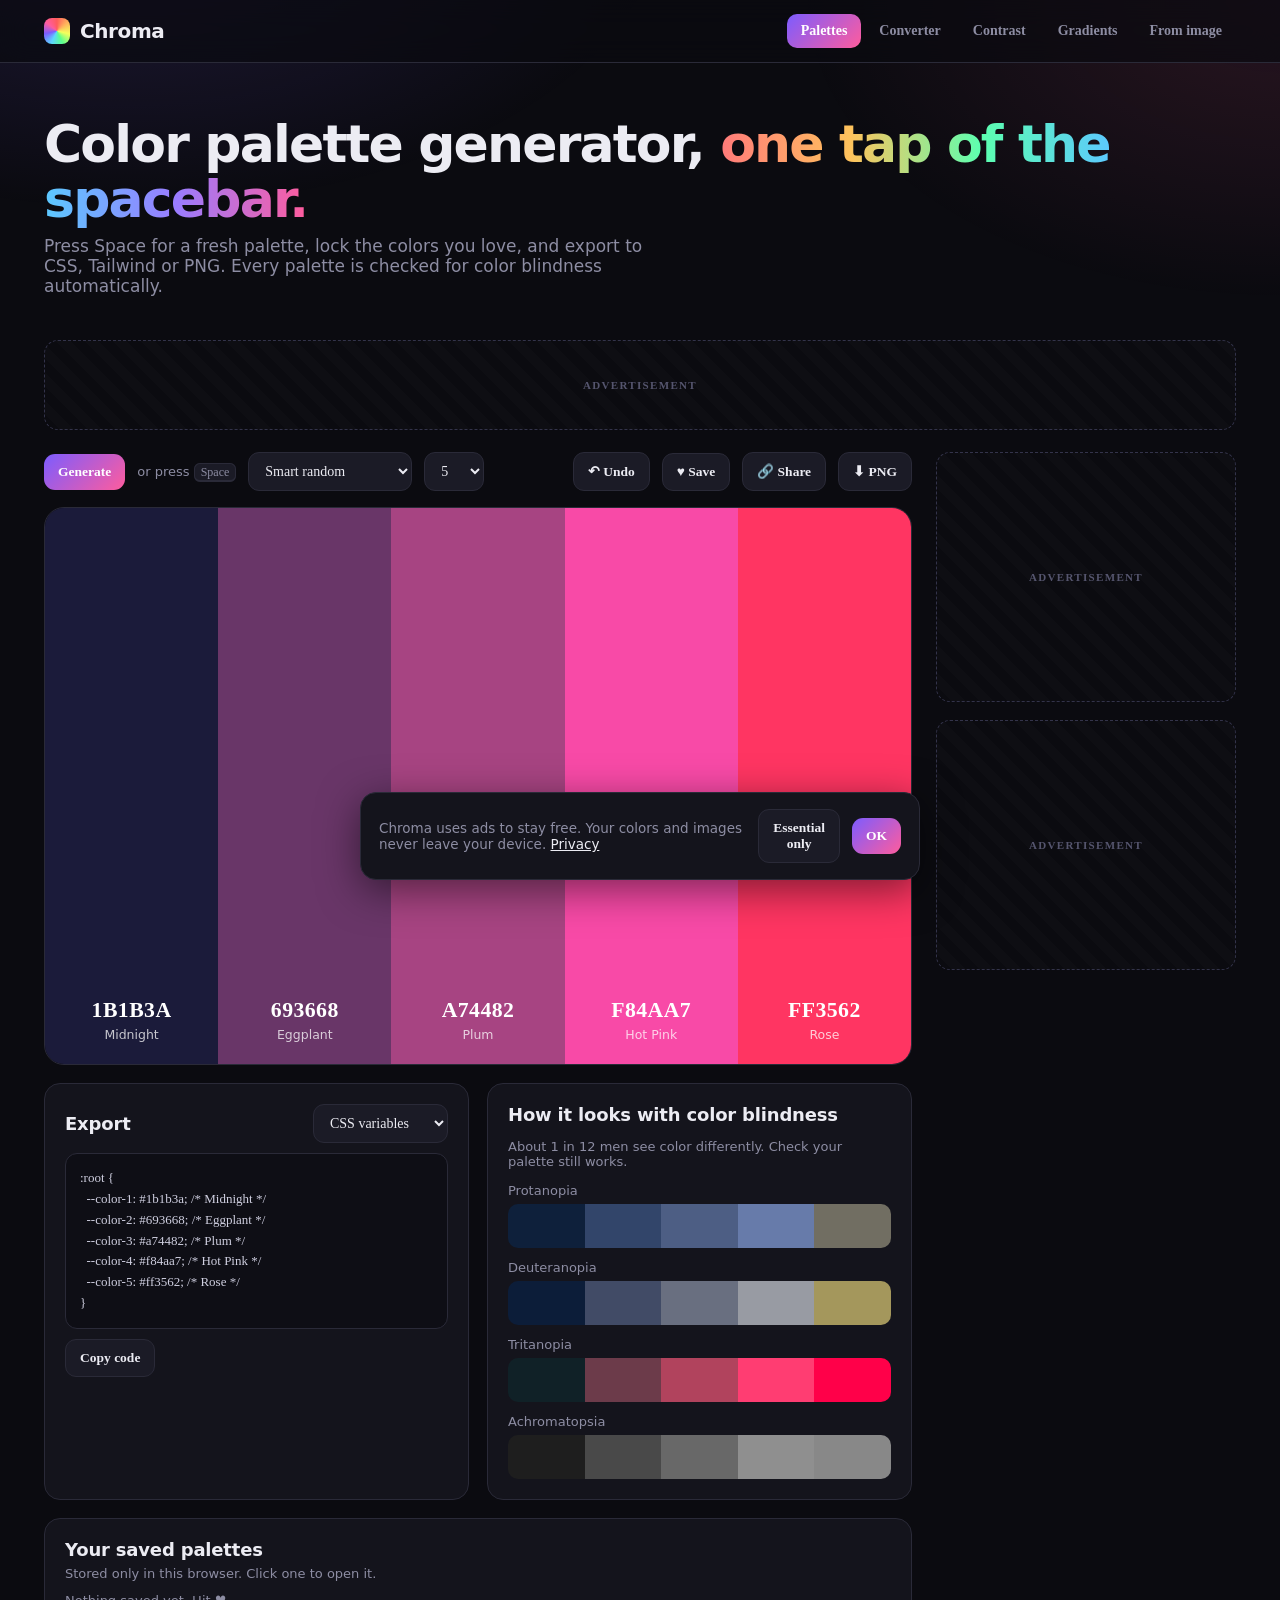
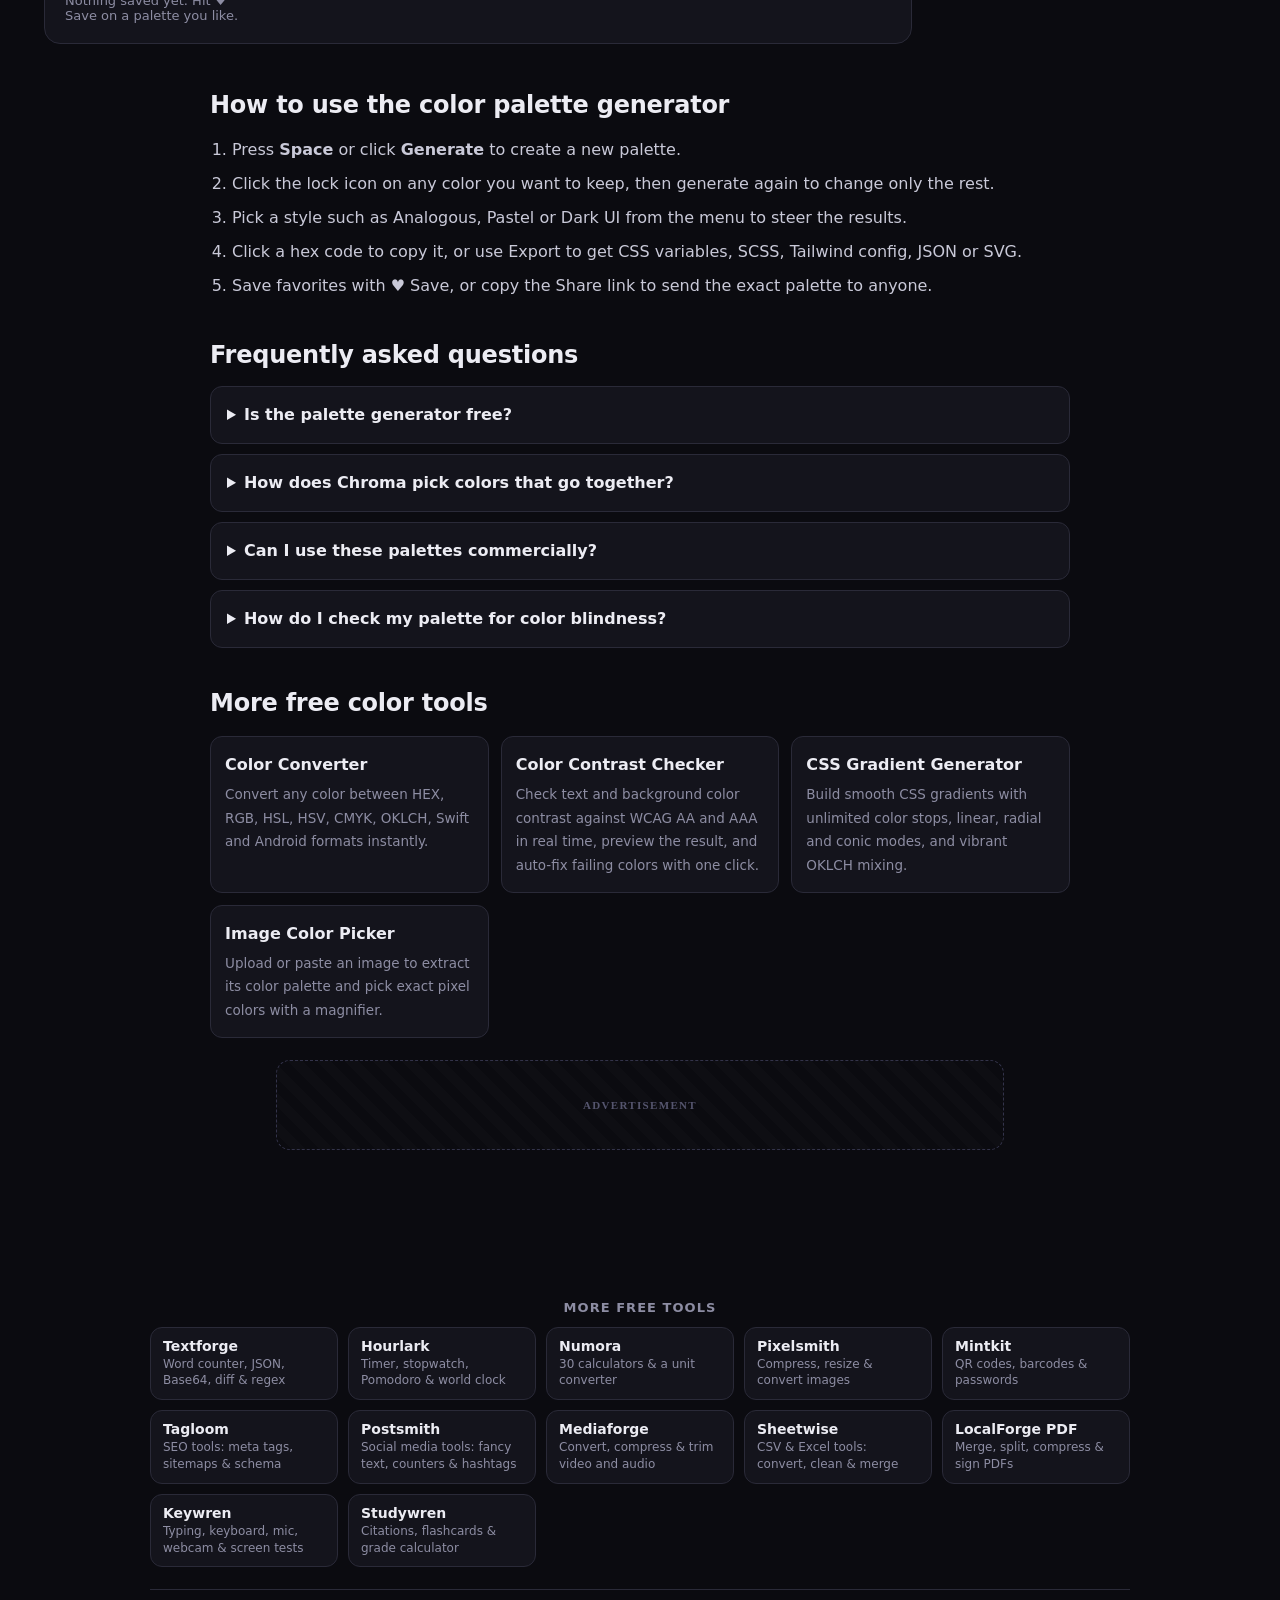
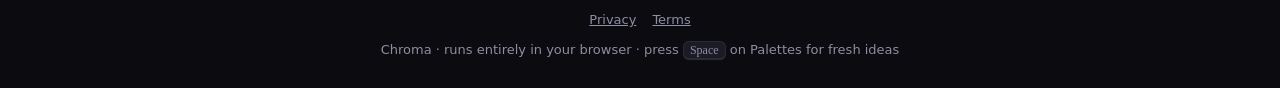
<file: index.html>
<!DOCTYPE html>
<html lang="en">
<head>
<meta charset="UTF-8">
<meta http-equiv="Content-Security-Policy" content="default-src 'self'; script-src 'self'; style-src 'self' 'unsafe-inline' https://fonts.googleapis.com; font-src https://fonts.gstatic.com; img-src 'self' data: blob:; connect-src 'self'; object-src 'none'; base-uri 'self'; form-action 'none'; upgrade-insecure-requests">
<meta name="referrer" content="strict-origin-when-cross-origin">
<meta name="viewport" content="width=device-width, initial-scale=1.0">
<title>Color Palette Generator: Free, Fast &amp; Accessible | Chroma</title>
<meta name="description" content="Create beautiful color palettes in one click. Lock colors, choose harmony rules, check color blindness, and export to CSS, Tailwind, JSON or PNG. Free, no signup.">
<meta name="theme-color" content="#0b0b10">
<link rel="canonical" href="https://cinch2108.github.io/chroma/">
<link rel="icon" href="data:image/svg+xml,%3Csvg xmlns='http://www.w3.org/2000/svg' viewBox='0 0 32 32'%3E%3Cdefs%3E%3ClinearGradient id='g' x1='0' y1='0' x2='1' y2='1'%3E%3Cstop offset='0' stop-color='%23ff5c5c'/%3E%3Cstop offset='.5' stop-color='%237c5cff'/%3E%3Cstop offset='1' stop-color='%235cd6ff'/%3E%3C/linearGradient%3E%3C/defs%3E%3Crect width='32' height='32' rx='9' fill='url(%23g)'/%3E%3C/svg%3E">
<meta property="og:type" content="website">
<meta property="og:title" content="Color Palette Generator: Free, Fast &amp; Accessible | Chroma">
<meta property="og:description" content="Create beautiful color palettes in one click. Lock colors, choose harmony rules, check color blindness, and export to CSS, Tailwind, JSON or PNG. Free, no signup.">
<meta property="og:url" content="https://cinch2108.github.io/chroma/">
<meta name="twitter:card" content="summary_large_image">
<script type="application/ld+json">{"@context":"https://schema.org","@type":"WebApplication","name":"Chroma","applicationCategory":"DesignApplication","operatingSystem":"Any","offers":{"@type":"Offer","price":"0","priceCurrency":"USD"},"description":"Free color palette generator, contrast checker, gradient maker, color converter and image color picker."}</script>

<link rel="preconnect" href="https://fonts.googleapis.com">
<link href="https://fonts.googleapis.com/css2?family=Inter:wght@400;500;600;700;800&family=JetBrains+Mono:wght@400;500&display=swap" rel="stylesheet">
<link rel="stylesheet" href="styles.css">
<script type="application/ld+json">{"@context": "https://schema.org", "@type": "FAQPage", "mainEntity": [{"@type": "Question", "name": "Is the palette generator free?", "acceptedAnswer": {"@type": "Answer", "text": "Yes. Every feature is free with no account and no limits, and palettes are generated in your browser."}}, {"@type": "Question", "name": "How does Chroma pick colors that go together?", "acceptedAnswer": {"@type": "Answer", "text": "It builds palettes in the OKLCH color space, which matches how people perceive brightness and saturation, then applies harmony rules such as analogous, complementary or triadic so colors stay balanced."}}, {"@type": "Question", "name": "Can I use these palettes commercially?", "acceptedAnswer": {"@type": "Answer", "text": "Yes. Anything you create is yours to use in any project, including client and commercial work."}}, {"@type": "Question", "name": "How do I check my palette for color blindness?", "acceptedAnswer": {"@type": "Answer", "text": "Below every palette, Chroma shows how it looks with protanopia, deuteranopia, tritanopia and full color blindness, so you can spot colors that become hard to tell apart."}}]}</script>
<script type="application/ld+json">{"@context": "https://schema.org", "@type": "BreadcrumbList", "itemListElement": [{"@type": "ListItem", "position": 1, "name": "Chroma", "item": "https://cinch2108.github.io/chroma/"}]}</script>
</head>
<body data-view="palette">
<header><div class="nav">
  <a class="logo" href="./" style="color:inherit;text-decoration:none"><i></i>Chroma</a>
  <nav class="tabs" id="tabs"><a class="tab active" data-v="palette" href="./">Palettes</a><a class="tab" data-v="convert" href="color-converter/">Converter</a><a class="tab" data-v="contrast" href="contrast-checker/">Contrast</a><a class="tab" data-v="gradient" href="gradient-generator/">Gradients</a><a class="tab" data-v="image" href="image-color-picker/">From image</a></nav>
</div></header>

<main>
<section class="hero">
  <h1>Color palette generator, <span>one tap of the spacebar.</span></h1>
  <p>Press Space for a fresh palette, lock the colors you love, and export to CSS, Tailwind or PNG. Every palette is checked for color blindness automatically.</p>
</section>
<!-- AD SLOT: top leaderboard 970x90 (responsive). Paste ad unit inside. -->
<div class="ad ad-leader" id="ad-top" data-ad-slot="top" aria-label="Advertisement"></div>
<div class="layout"><div class="content">

<!-- PALETTE -->
<section class="view active" id="v-palette">
  <div class="row">
    <button class="btn primary" id="gen">Generate</button>
    <span class="hint">or press <kbd>Space</kbd></span>
    <select id="mode">
      <option value="auto">Smart random</option><option value="analogous">Analogous</option>
      <option value="complementary">Complementary</option><option value="split">Split complementary</option>
      <option value="triadic">Triadic</option><option value="tetradic">Tetradic</option>
      <option value="mono">Monochrome</option><option value="pastel">Pastel</option>
      <option value="vivid">Vivid</option><option value="earth">Earthy</option><option value="dark">Dark UI</option>
    </select>
    <select id="count"><option>3</option><option>4</option><option selected>5</option><option>6</option><option>7</option><option>8</option><option>10</option></select>
    <div style="margin-left:auto" class="row">
      <button class="btn" id="undo">↶ Undo</button>
      <button class="btn" id="save">♥ Save</button>
      <button class="btn" id="share">🔗 Share</button>
      <button class="btn" id="savepng">⬇ PNG</button>
    </div>
  </div>
  <div class="palette" id="palette"></div>
  <div class="grid2 mt">
    <div class="card">
      <div class="row" style="justify-content:space-between"><h2 style="margin:0">Export</h2>
        <select id="expfmt"><option value="css">CSS variables</option><option value="scss">SCSS</option><option value="tw">Tailwind config</option><option value="json">JSON</option><option value="array">Array</option><option value="svg">SVG</option></select></div>
      <pre class="code mt2" id="export"></pre>
      <button class="btn mt2" id="copyexp">Copy code</button>
    </div>
    <div class="card">
      <h2>How it looks with color blindness</h2>
      <p class="hint">About 1 in 12 men see color differently. Check your palette still works.</p>
      <div class="cbsim" id="cbsim"></div>
    </div>
  </div>
  <div class="card mt"><h2>Your saved palettes</h2><p class="hint" style="margin:-8px 0 12px">Stored only in this browser. Click one to open it.</p><div class="savedgrid" id="saved"></div></div>
</section>

<!-- CONVERTER -->
<section class="view" id="v-convert">
  <div class="grid2">
    <div class="card">
      <label class="lbl">Type any color: hex, rgb(), hsl(), oklch() or a name</label>
      <div class="colorfield"><input type="color" id="cvpick" value="#7c5cff"><input type="text" id="cvin" value="#7c5cff" spellcheck="false"></div>
      <div class="bigswatch mt" id="cvsw"></div>
      <div class="mt2 hint" id="cvname"></div>
    </div>
    <div class="card" id="fmts"></div>
  </div>
  <div class="card mt">
    <h2>Tints &amp; shades</h2><p class="hint">A full 50–950 scale, ready for a design system. Click any step to copy.</p>
    <div class="scale" id="scale"></div>
    <button class="btn mt2" id="copyscale">Copy as Tailwind</button>
  </div>
  <div class="card mt">
    <h2>Color harmonies</h2>
    <div class="harm" id="harm"></div>
  </div>
</section>

<!-- CONTRAST -->
<section class="view" id="v-contrast">
  <div class="grid2">
    <div class="card">
      <label class="lbl">Text color</label>
      <div class="colorfield"><input type="color" id="fgp" value="#ffffff"><input type="text" id="fgt" value="#ffffff"></div>
      <label class="lbl mt">Background color</label>
      <div class="colorfield"><input type="color" id="bgp" value="#7c5cff"><input type="text" id="bgt" value="#7c5cff"></div>
      <div class="row mt2"><button class="btn" id="swap">⇅ Swap</button><button class="btn" id="fix">✨ Fix contrast for me</button></div>
      <div class="mt"><div class="hint">Contrast ratio</div><div class="ratio" id="ratio">-</div><div class="hint" id="verdict"></div></div>
      <div class="badges" id="badges"></div>
    </div>
    <div class="preview" id="preview">
      <h3>The quick brown fox</h3>
      <p>Readable color isn't just nice, it's the law in a lot of places. WCAG asks for 4.5:1 for body text and 3:1 for large text and icons.</p>
      <small>Small print like captions and footnotes needs the most contrast.</small>
      <span class="pbtn">Button label</span>
    </div>
  </div>
</section>

<!-- GRADIENT -->
<section class="view" id="v-gradient">
  <div class="gprev" id="gprev"></div>
  <div class="grid2 mt">
    <div class="card">
      <div class="row">
        <select id="gtype"><option value="linear">Linear</option><option value="radial">Radial</option><option value="conic">Conic</option></select>
        <button class="btn" id="grand">🎲 Random</button>
        <button class="btn" id="grev">⇄ Reverse</button>
      </div>
      <div class="gbar" id="gbar" title="Click to add a stop"></div>
      <p class="hint">Click the bar to add a stop, drag to move, double-click a stop to remove it.</p>
      <div class="row mt2">
        <div class="colorfield"><input type="color" id="gstopc"><input type="text" id="gstopt" style="width:110px"></div>
        <div style="flex:1;min-width:140px"><label class="lbl" id="anglbl">Angle 90°</label><input type="range" id="gangle" min="0" max="360" value="90"></div>
      </div>
      <label class="lbl mt">Smooth mixing</label>
      <select id="ginterp"><option value="srgb">Standard (sRGB)</option><option value="oklch" selected>Vibrant (OKLCH, no muddy middle)</option></select>
    </div>
    <div class="card">
      <h2>CSS</h2><pre class="code" id="gcss"></pre>
      <div class="row mt2"><button class="btn" id="gcopy">Copy CSS</button><button class="btn" id="gpng">⬇ Download wallpaper</button></div>
      <h2 class="mt">Presets</h2><div class="presets" id="presets"></div>
    </div>
  </div>
</section>

<!-- IMAGE -->
<section class="view" id="v-image">
  <div class="drop" id="drop"><div style="font-size:34px">🖼️</div><h2 style="margin:8px 0 4px">Drop an image, paste one, or click to upload</h2><p class="hint">We'll extract its palette. Hover the image to pick any exact pixel.</p><input type="file" id="file" accept="image/*" hidden></div>
  <div class="grid2">
    <div class="imgwrap" id="imgwrap"><canvas id="cv"></canvas></div>
    <div id="imgout" style="display:none" class="card mt">
      <h2>Extracted palette</h2>
      <div class="palette" id="imgpal" style="height:180px;margin-top:0"></div>
      <div class="row mt2"><label class="lbl" style="margin:0">Colors</label><input type="range" id="kcount" min="3" max="10" value="6" style="width:160px"><button class="btn" id="imgtopal">Open in palette editor</button></div>
      <h2 class="mt">Picked pixels</h2><div class="chips" id="picked"><span class="hint">Click the image to pick.</span></div>
    </div>
  </div>
</section>
</div>
<aside class="rail"><!-- AD SLOTS: sticky sidebar 300x250 x2 -->
<div class="ad ad-rect" id="ad-side-1" data-ad-slot="side-1" aria-label="Advertisement"></div><div class="ad ad-rect" id="ad-side-2" data-ad-slot="side-2" aria-label="Advertisement"></div></aside>
</div>
<article class="seo">
<h2>How to use the color palette generator</h2>
<ol><li>Press <b>Space</b> or click <b>Generate</b> to create a new palette.</li><li>Click the lock icon on any color you want to keep, then generate again to change only the rest.</li><li>Pick a style such as Analogous, Pastel or Dark UI from the menu to steer the results.</li><li>Click a hex code to copy it, or use Export to get CSS variables, SCSS, Tailwind config, JSON or SVG.</li><li>Save favorites with ♥ Save, or copy the Share link to send the exact palette to anyone.</li></ol>
<h2>Frequently asked questions</h2>
<details><summary>Is the palette generator free?</summary><p>Yes. Every feature is free with no account and no limits, and palettes are generated in your browser.</p></details><details><summary>How does Chroma pick colors that go together?</summary><p>It builds palettes in the OKLCH color space, which matches how people perceive brightness and saturation, then applies harmony rules such as analogous, complementary or triadic so colors stay balanced.</p></details><details><summary>Can I use these palettes commercially?</summary><p>Yes. Anything you create is yours to use in any project, including client and commercial work.</p></details><details><summary>How do I check my palette for color blindness?</summary><p>Below every palette, Chroma shows how it looks with protanopia, deuteranopia, tritanopia and full color blindness, so you can spot colors that become hard to tell apart.</p></details>
<h2>More free color tools</h2>
<div class="toollinks"><a href="color-converter/">Color Converter<span>Convert any color between HEX, RGB, HSL, HSV, CMYK, OKLCH, Swift and Android formats instantly.</span></a><a href="contrast-checker/">Color Contrast Checker<span>Check text and background color contrast against WCAG AA and AAA in real time, preview the result, and auto-fix failing colors with one click.</span></a><a href="gradient-generator/">CSS Gradient Generator<span>Build smooth CSS gradients with unlimited color stops, linear, radial and conic modes, and vibrant OKLCH mixing.</span></a><a href="image-color-picker/">Image Color Picker<span>Upload or paste an image to extract its color palette and pick exact pixel colors with a magnifier.</span></a></div>
</article>
<!-- AD SLOT: footer 728x90 -->
<div class="ad ad-foot" id="ad-foot" data-ad-slot="foot" aria-label="Advertisement"></div>
</main>
<div class="loupe" id="loupe"></div>
<div class="toast" id="toast"></div>
<div class="consent" id="consent"><span>Chroma uses ads to stay free. Your colors and images never leave your device. <a href="privacy.html">Privacy</a></span><button class="btn" id="c-no">Essential only</button><button class="btn primary" id="c-yes">OK</button></div>
<footer><!--team--><nav class="more-tools" aria-label="More free tools"><h2>More free tools</h2><ul><li><a href="https://cinch2108.github.io/textforge/" rel="noopener">Textforge</a><span>Word counter, JSON, Base64, diff &amp; regex</span></li><li><a href="https://cinch2108.github.io/hourlark/" rel="noopener">Hourlark</a><span>Timer, stopwatch, Pomodoro &amp; world clock</span></li><li><a href="https://cinch2108.github.io/numora/" rel="noopener">Numora</a><span>30 calculators &amp; a unit converter</span></li><li><a href="https://cinch2108.github.io/pixelsmith/" rel="noopener">Pixelsmith</a><span>Compress, resize &amp; convert images</span></li><li><a href="https://cinch2108.github.io/mintkit/" rel="noopener">Mintkit</a><span>QR codes, barcodes &amp; passwords</span></li><li><a href="https://cinch2108.github.io/tagloom/" rel="noopener">Tagloom</a><span>SEO tools: meta tags, sitemaps &amp; schema</span></li><li><a href="https://cinch2108.github.io/postsmith/" rel="noopener">Postsmith</a><span>Social media tools: fancy text, counters &amp; hashtags</span></li><li><a href="https://cinch2108.github.io/mediaforge/" rel="noopener">Mediaforge</a><span>Convert, compress &amp; trim video and audio</span></li><li><a href="https://cinch2108.github.io/datakit/" rel="noopener">Sheetwise</a><span>CSV &amp; Excel tools: convert, clean &amp; merge</span></li><li><a href="https://cinch2108.github.io/" rel="noopener">LocalForge PDF</a><span>Merge, split, compress &amp; sign PDFs</span></li><li><a href="https://cinch2108.github.io/keywren/" rel="noopener">Keywren</a><span>Typing, keyboard, mic, webcam &amp; screen tests</span></li><li><a href="https://cinch2108.github.io/studywren/" rel="noopener">Studywren</a><span>Citations, flashcards &amp; grade calculator</span></li></ul></nav><!--/team--><div class="footlinks"><a href="privacy.html">Privacy</a><a href="terms.html">Terms</a></div><br>Chroma · runs entirely in your browser · press <kbd>Space</kbd> on Palettes for fresh ideas</footer>

<script src="app.js" defer></script>
</body>
</html>
</file>
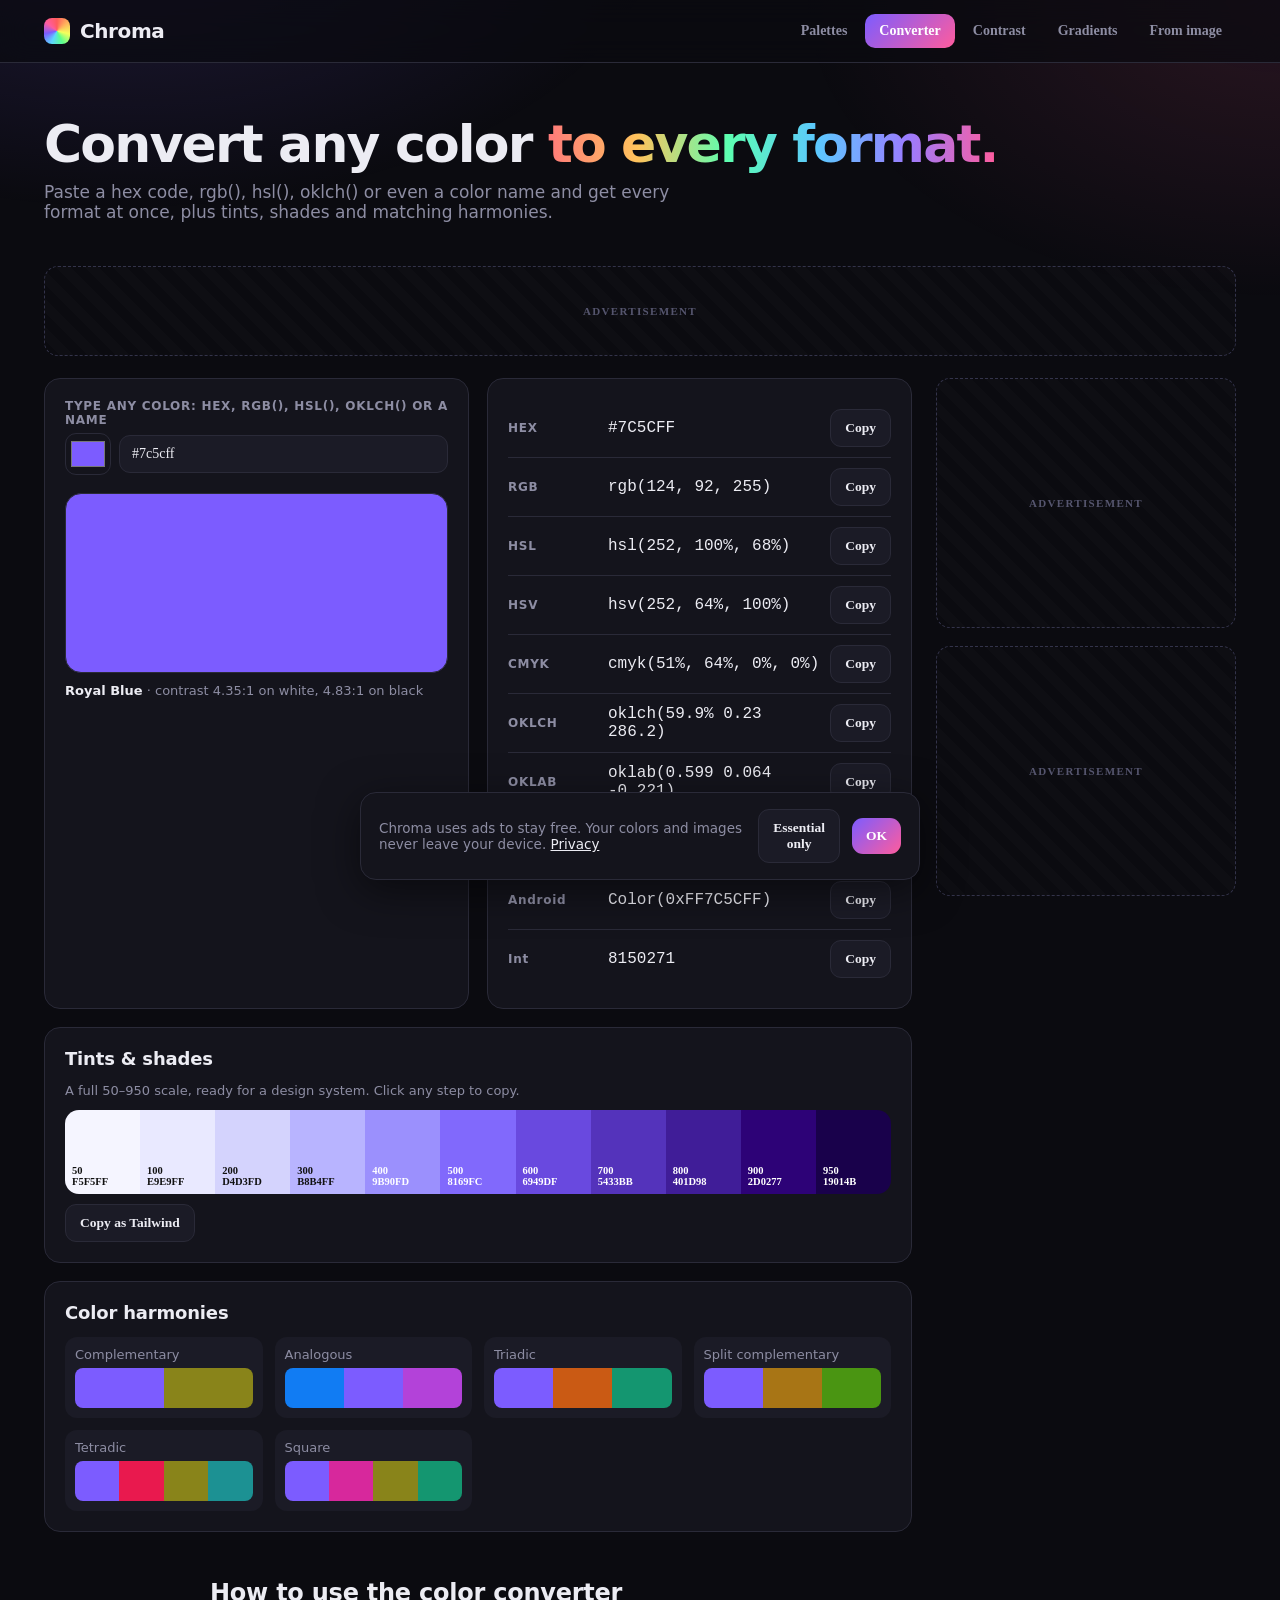
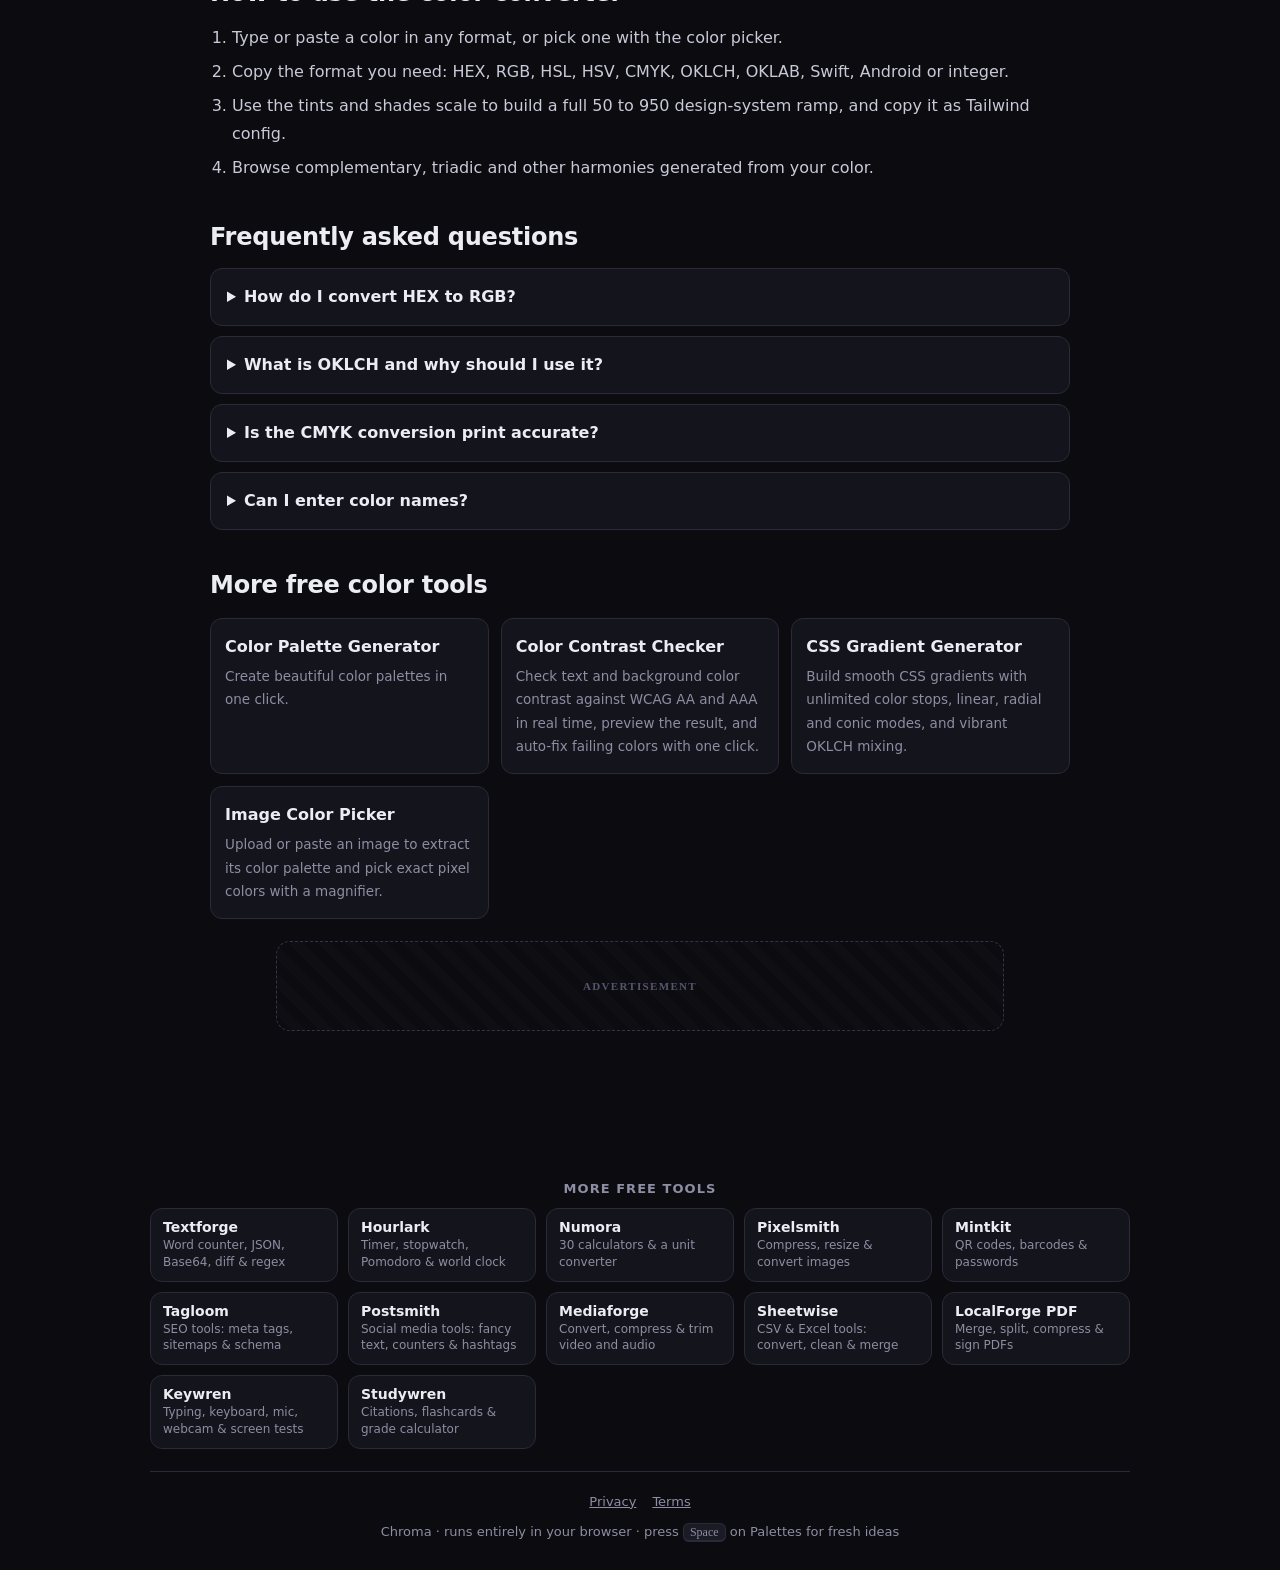
<file: color-converter/index.html>
<!DOCTYPE html>
<html lang="en">
<head>
<meta charset="UTF-8">
<meta http-equiv="Content-Security-Policy" content="default-src 'self'; script-src 'self'; style-src 'self' 'unsafe-inline' https://fonts.googleapis.com; font-src https://fonts.gstatic.com; img-src 'self' data: blob:; connect-src 'self'; object-src 'none'; base-uri 'self'; form-action 'none'; upgrade-insecure-requests">
<meta name="referrer" content="strict-origin-when-cross-origin">
<meta name="viewport" content="width=device-width, initial-scale=1.0">
<title>Color Converter: HEX to RGB, HSL, CMYK &amp; OKLCH | Chroma</title>
<meta name="description" content="Convert any color between HEX, RGB, HSL, HSV, CMYK, OKLCH, Swift and Android formats instantly. Get a full 50 to 950 shade scale and color harmonies. Free.">
<meta name="theme-color" content="#0b0b10">
<link rel="canonical" href="https://cinch2108.github.io/chroma/color-converter/">
<link rel="icon" href="data:image/svg+xml,%3Csvg xmlns='http://www.w3.org/2000/svg' viewBox='0 0 32 32'%3E%3Cdefs%3E%3ClinearGradient id='g' x1='0' y1='0' x2='1' y2='1'%3E%3Cstop offset='0' stop-color='%23ff5c5c'/%3E%3Cstop offset='.5' stop-color='%237c5cff'/%3E%3Cstop offset='1' stop-color='%235cd6ff'/%3E%3C/linearGradient%3E%3C/defs%3E%3Crect width='32' height='32' rx='9' fill='url(%23g)'/%3E%3C/svg%3E">
<meta property="og:type" content="website">
<meta property="og:title" content="Color Converter: HEX to RGB, HSL, CMYK &amp; OKLCH | Chroma">
<meta property="og:description" content="Convert any color between HEX, RGB, HSL, HSV, CMYK, OKLCH, Swift and Android formats instantly. Get a full 50 to 950 shade scale and color harmonies. Free.">
<meta property="og:url" content="https://cinch2108.github.io/chroma/color-converter/">
<meta name="twitter:card" content="summary_large_image">
<script type="application/ld+json">{"@context":"https://schema.org","@type":"WebApplication","name":"Chroma","applicationCategory":"DesignApplication","operatingSystem":"Any","offers":{"@type":"Offer","price":"0","priceCurrency":"USD"},"description":"Free color palette generator, contrast checker, gradient maker, color converter and image color picker."}</script>

<link rel="preconnect" href="https://fonts.googleapis.com">
<link href="https://fonts.googleapis.com/css2?family=Inter:wght@400;500;600;700;800&family=JetBrains+Mono:wght@400;500&display=swap" rel="stylesheet">
<link rel="stylesheet" href="../styles.css">
<script type="application/ld+json">{"@context": "https://schema.org", "@type": "FAQPage", "mainEntity": [{"@type": "Question", "name": "How do I convert HEX to RGB?", "acceptedAnswer": {"@type": "Answer", "text": "Paste the hex code (for example #7C5CFF) into the box. The RGB value appears instantly, as rgb(124, 92, 255) in this case, along with every other format."}}, {"@type": "Question", "name": "What is OKLCH and why should I use it?", "acceptedAnswer": {"@type": "Answer", "text": "OKLCH is a modern CSS color format based on how people see color. Changing its lightness keeps hue and saturation looking consistent, which makes it ideal for design systems and accessible palettes."}}, {"@type": "Question", "name": "Is the CMYK conversion print accurate?", "acceptedAnswer": {"@type": "Answer", "text": "It is a standard mathematical conversion, which is right for quick reference. For professional print work, confirm the values with your printer\u2019s color profile."}}, {"@type": "Question", "name": "Can I enter color names?", "acceptedAnswer": {"@type": "Answer", "text": "Yes. Common CSS names like coral, teal or rebeccapurple work, and Chroma also tells you the closest human-friendly name for any color."}}]}</script>
<script type="application/ld+json">{"@context": "https://schema.org", "@type": "BreadcrumbList", "itemListElement": [{"@type": "ListItem", "position": 1, "name": "Chroma", "item": "https://cinch2108.github.io/chroma/"}, {"@type": "ListItem", "position": 2, "name": "Converter", "item": "https://cinch2108.github.io/chroma/color-converter/"}]}</script>
</head>
<body data-view="convert">
<header><div class="nav">
  <a class="logo" href="../" style="color:inherit;text-decoration:none"><i></i>Chroma</a>
  <nav class="tabs" id="tabs"><a class="tab" data-v="palette" href="../">Palettes</a><a class="tab active" data-v="convert" href="../color-converter/">Converter</a><a class="tab" data-v="contrast" href="../contrast-checker/">Contrast</a><a class="tab" data-v="gradient" href="../gradient-generator/">Gradients</a><a class="tab" data-v="image" href="../image-color-picker/">From image</a></nav>
</div></header>

<main>
<section class="hero">
  <h1>Convert any color <span>to every format.</span></h1>
  <p>Paste a hex code, rgb(), hsl(), oklch() or even a color name and get every format at once, plus tints, shades and matching harmonies.</p>
</section>
<!-- AD SLOT: top leaderboard 970x90 (responsive). Paste ad unit inside. -->
<div class="ad ad-leader" id="ad-top" data-ad-slot="top" aria-label="Advertisement"></div>
<div class="layout"><div class="content">

<!-- PALETTE -->
<section class="view" id="v-palette">
  <div class="row">
    <button class="btn primary" id="gen">Generate</button>
    <span class="hint">or press <kbd>Space</kbd></span>
    <select id="mode">
      <option value="auto">Smart random</option><option value="analogous">Analogous</option>
      <option value="complementary">Complementary</option><option value="split">Split complementary</option>
      <option value="triadic">Triadic</option><option value="tetradic">Tetradic</option>
      <option value="mono">Monochrome</option><option value="pastel">Pastel</option>
      <option value="vivid">Vivid</option><option value="earth">Earthy</option><option value="dark">Dark UI</option>
    </select>
    <select id="count"><option>3</option><option>4</option><option selected>5</option><option>6</option><option>7</option><option>8</option><option>10</option></select>
    <div style="margin-left:auto" class="row">
      <button class="btn" id="undo">↶ Undo</button>
      <button class="btn" id="save">♥ Save</button>
      <button class="btn" id="share">🔗 Share</button>
      <button class="btn" id="savepng">⬇ PNG</button>
    </div>
  </div>
  <div class="palette" id="palette"></div>
  <div class="grid2 mt">
    <div class="card">
      <div class="row" style="justify-content:space-between"><h2 style="margin:0">Export</h2>
        <select id="expfmt"><option value="css">CSS variables</option><option value="scss">SCSS</option><option value="tw">Tailwind config</option><option value="json">JSON</option><option value="array">Array</option><option value="svg">SVG</option></select></div>
      <pre class="code mt2" id="export"></pre>
      <button class="btn mt2" id="copyexp">Copy code</button>
    </div>
    <div class="card">
      <h2>How it looks with color blindness</h2>
      <p class="hint">About 1 in 12 men see color differently. Check your palette still works.</p>
      <div class="cbsim" id="cbsim"></div>
    </div>
  </div>
  <div class="card mt"><h2>Your saved palettes</h2><p class="hint" style="margin:-8px 0 12px">Stored only in this browser. Click one to open it.</p><div class="savedgrid" id="saved"></div></div>
</section>

<!-- CONVERTER -->
<section class="view active" id="v-convert">
  <div class="grid2">
    <div class="card">
      <label class="lbl">Type any color: hex, rgb(), hsl(), oklch() or a name</label>
      <div class="colorfield"><input type="color" id="cvpick" value="#7c5cff"><input type="text" id="cvin" value="#7c5cff" spellcheck="false"></div>
      <div class="bigswatch mt" id="cvsw"></div>
      <div class="mt2 hint" id="cvname"></div>
    </div>
    <div class="card" id="fmts"></div>
  </div>
  <div class="card mt">
    <h2>Tints &amp; shades</h2><p class="hint">A full 50–950 scale, ready for a design system. Click any step to copy.</p>
    <div class="scale" id="scale"></div>
    <button class="btn mt2" id="copyscale">Copy as Tailwind</button>
  </div>
  <div class="card mt">
    <h2>Color harmonies</h2>
    <div class="harm" id="harm"></div>
  </div>
</section>

<!-- CONTRAST -->
<section class="view" id="v-contrast">
  <div class="grid2">
    <div class="card">
      <label class="lbl">Text color</label>
      <div class="colorfield"><input type="color" id="fgp" value="#ffffff"><input type="text" id="fgt" value="#ffffff"></div>
      <label class="lbl mt">Background color</label>
      <div class="colorfield"><input type="color" id="bgp" value="#7c5cff"><input type="text" id="bgt" value="#7c5cff"></div>
      <div class="row mt2"><button class="btn" id="swap">⇅ Swap</button><button class="btn" id="fix">✨ Fix contrast for me</button></div>
      <div class="mt"><div class="hint">Contrast ratio</div><div class="ratio" id="ratio">-</div><div class="hint" id="verdict"></div></div>
      <div class="badges" id="badges"></div>
    </div>
    <div class="preview" id="preview">
      <h3>The quick brown fox</h3>
      <p>Readable color isn't just nice, it's the law in a lot of places. WCAG asks for 4.5:1 for body text and 3:1 for large text and icons.</p>
      <small>Small print like captions and footnotes needs the most contrast.</small>
      <span class="pbtn">Button label</span>
    </div>
  </div>
</section>

<!-- GRADIENT -->
<section class="view" id="v-gradient">
  <div class="gprev" id="gprev"></div>
  <div class="grid2 mt">
    <div class="card">
      <div class="row">
        <select id="gtype"><option value="linear">Linear</option><option value="radial">Radial</option><option value="conic">Conic</option></select>
        <button class="btn" id="grand">🎲 Random</button>
        <button class="btn" id="grev">⇄ Reverse</button>
      </div>
      <div class="gbar" id="gbar" title="Click to add a stop"></div>
      <p class="hint">Click the bar to add a stop, drag to move, double-click a stop to remove it.</p>
      <div class="row mt2">
        <div class="colorfield"><input type="color" id="gstopc"><input type="text" id="gstopt" style="width:110px"></div>
        <div style="flex:1;min-width:140px"><label class="lbl" id="anglbl">Angle 90°</label><input type="range" id="gangle" min="0" max="360" value="90"></div>
      </div>
      <label class="lbl mt">Smooth mixing</label>
      <select id="ginterp"><option value="srgb">Standard (sRGB)</option><option value="oklch" selected>Vibrant (OKLCH, no muddy middle)</option></select>
    </div>
    <div class="card">
      <h2>CSS</h2><pre class="code" id="gcss"></pre>
      <div class="row mt2"><button class="btn" id="gcopy">Copy CSS</button><button class="btn" id="gpng">⬇ Download wallpaper</button></div>
      <h2 class="mt">Presets</h2><div class="presets" id="presets"></div>
    </div>
  </div>
</section>

<!-- IMAGE -->
<section class="view" id="v-image">
  <div class="drop" id="drop"><div style="font-size:34px">🖼️</div><h2 style="margin:8px 0 4px">Drop an image, paste one, or click to upload</h2><p class="hint">We'll extract its palette. Hover the image to pick any exact pixel.</p><input type="file" id="file" accept="image/*" hidden></div>
  <div class="grid2">
    <div class="imgwrap" id="imgwrap"><canvas id="cv"></canvas></div>
    <div id="imgout" style="display:none" class="card mt">
      <h2>Extracted palette</h2>
      <div class="palette" id="imgpal" style="height:180px;margin-top:0"></div>
      <div class="row mt2"><label class="lbl" style="margin:0">Colors</label><input type="range" id="kcount" min="3" max="10" value="6" style="width:160px"><button class="btn" id="imgtopal">Open in palette editor</button></div>
      <h2 class="mt">Picked pixels</h2><div class="chips" id="picked"><span class="hint">Click the image to pick.</span></div>
    </div>
  </div>
</section>
</div>
<aside class="rail"><!-- AD SLOTS: sticky sidebar 300x250 x2 -->
<div class="ad ad-rect" id="ad-side-1" data-ad-slot="side-1" aria-label="Advertisement"></div><div class="ad ad-rect" id="ad-side-2" data-ad-slot="side-2" aria-label="Advertisement"></div></aside>
</div>
<article class="seo">
<h2>How to use the color converter</h2>
<ol><li>Type or paste a color in any format, or pick one with the color picker.</li><li>Copy the format you need: HEX, RGB, HSL, HSV, CMYK, OKLCH, OKLAB, Swift, Android or integer.</li><li>Use the tints and shades scale to build a full 50 to 950 design-system ramp, and copy it as Tailwind config.</li><li>Browse complementary, triadic and other harmonies generated from your color.</li></ol>
<h2>Frequently asked questions</h2>
<details><summary>How do I convert HEX to RGB?</summary><p>Paste the hex code (for example #7C5CFF) into the box. The RGB value appears instantly, as rgb(124, 92, 255) in this case, along with every other format.</p></details><details><summary>What is OKLCH and why should I use it?</summary><p>OKLCH is a modern CSS color format based on how people see color. Changing its lightness keeps hue and saturation looking consistent, which makes it ideal for design systems and accessible palettes.</p></details><details><summary>Is the CMYK conversion print accurate?</summary><p>It is a standard mathematical conversion, which is right for quick reference. For professional print work, confirm the values with your printer’s color profile.</p></details><details><summary>Can I enter color names?</summary><p>Yes. Common CSS names like coral, teal or rebeccapurple work, and Chroma also tells you the closest human-friendly name for any color.</p></details>
<h2>More free color tools</h2>
<div class="toollinks"><a href="../">Color Palette Generator<span>Create beautiful color palettes in one click.</span></a><a href="../contrast-checker/">Color Contrast Checker<span>Check text and background color contrast against WCAG AA and AAA in real time, preview the result, and auto-fix failing colors with one click.</span></a><a href="../gradient-generator/">CSS Gradient Generator<span>Build smooth CSS gradients with unlimited color stops, linear, radial and conic modes, and vibrant OKLCH mixing.</span></a><a href="../image-color-picker/">Image Color Picker<span>Upload or paste an image to extract its color palette and pick exact pixel colors with a magnifier.</span></a></div>
</article>
<!-- AD SLOT: footer 728x90 -->
<div class="ad ad-foot" id="ad-foot" data-ad-slot="foot" aria-label="Advertisement"></div>
</main>
<div class="loupe" id="loupe"></div>
<div class="toast" id="toast"></div>
<div class="consent" id="consent"><span>Chroma uses ads to stay free. Your colors and images never leave your device. <a href="../privacy.html">Privacy</a></span><button class="btn" id="c-no">Essential only</button><button class="btn primary" id="c-yes">OK</button></div>
<footer><!--team--><nav class="more-tools" aria-label="More free tools"><h2>More free tools</h2><ul><li><a href="https://cinch2108.github.io/textforge/" rel="noopener">Textforge</a><span>Word counter, JSON, Base64, diff &amp; regex</span></li><li><a href="https://cinch2108.github.io/hourlark/" rel="noopener">Hourlark</a><span>Timer, stopwatch, Pomodoro &amp; world clock</span></li><li><a href="https://cinch2108.github.io/numora/" rel="noopener">Numora</a><span>30 calculators &amp; a unit converter</span></li><li><a href="https://cinch2108.github.io/pixelsmith/" rel="noopener">Pixelsmith</a><span>Compress, resize &amp; convert images</span></li><li><a href="https://cinch2108.github.io/mintkit/" rel="noopener">Mintkit</a><span>QR codes, barcodes &amp; passwords</span></li><li><a href="https://cinch2108.github.io/tagloom/" rel="noopener">Tagloom</a><span>SEO tools: meta tags, sitemaps &amp; schema</span></li><li><a href="https://cinch2108.github.io/postsmith/" rel="noopener">Postsmith</a><span>Social media tools: fancy text, counters &amp; hashtags</span></li><li><a href="https://cinch2108.github.io/mediaforge/" rel="noopener">Mediaforge</a><span>Convert, compress &amp; trim video and audio</span></li><li><a href="https://cinch2108.github.io/datakit/" rel="noopener">Sheetwise</a><span>CSV &amp; Excel tools: convert, clean &amp; merge</span></li><li><a href="https://cinch2108.github.io/" rel="noopener">LocalForge PDF</a><span>Merge, split, compress &amp; sign PDFs</span></li><li><a href="https://cinch2108.github.io/keywren/" rel="noopener">Keywren</a><span>Typing, keyboard, mic, webcam &amp; screen tests</span></li><li><a href="https://cinch2108.github.io/studywren/" rel="noopener">Studywren</a><span>Citations, flashcards &amp; grade calculator</span></li></ul></nav><!--/team--><div class="footlinks"><a href="../privacy.html">Privacy</a><a href="../terms.html">Terms</a></div><br>Chroma · runs entirely in your browser · press <kbd>Space</kbd> on Palettes for fresh ideas</footer>

<script src="../app.js" defer></script>
</body>
</html>
</file>
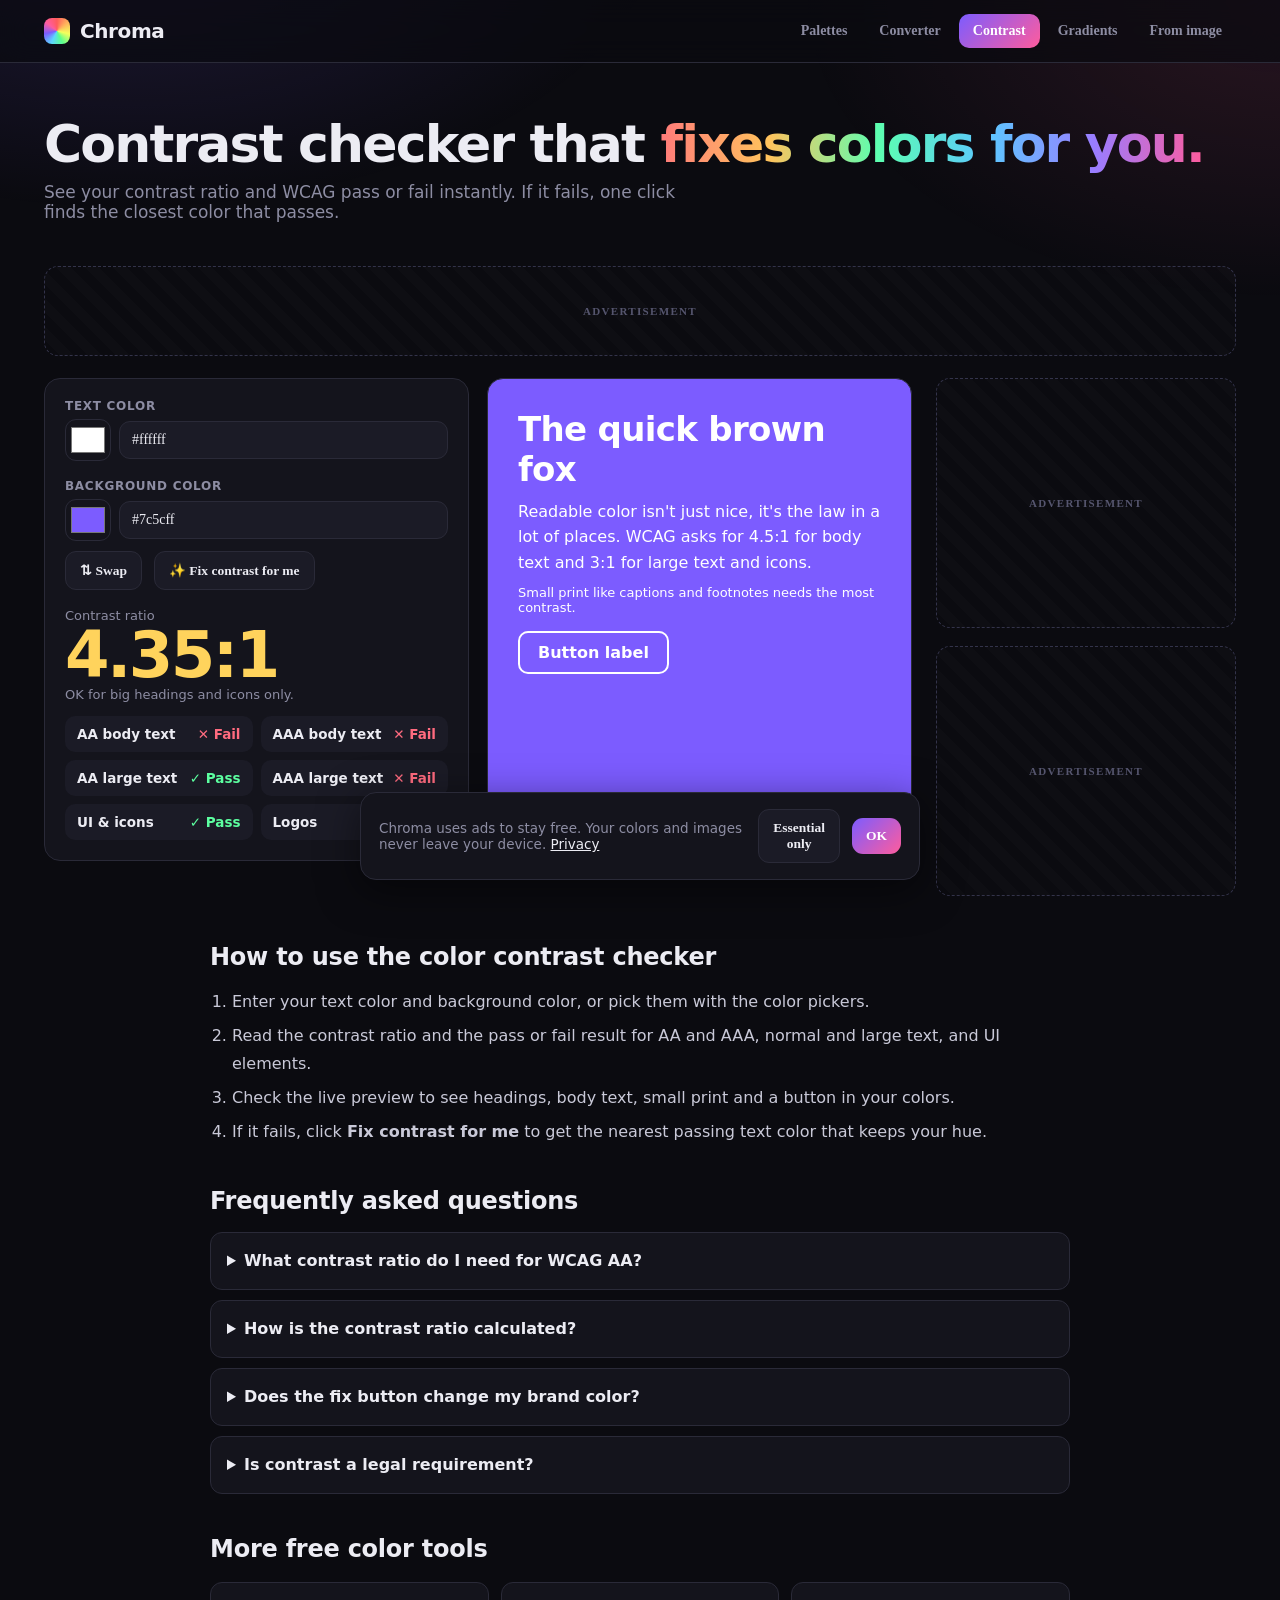
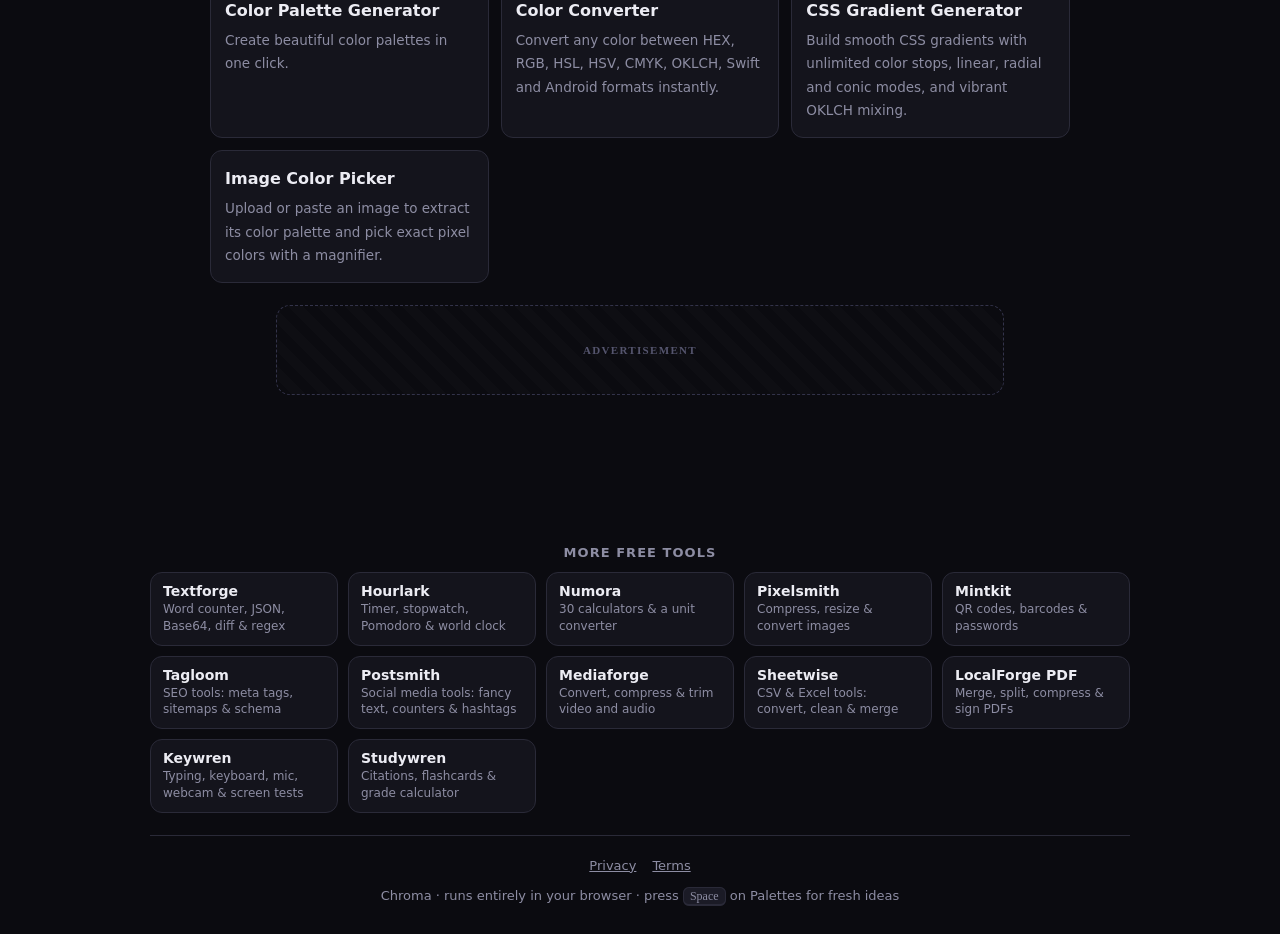
<file: contrast-checker/index.html>
<!DOCTYPE html>
<html lang="en">
<head>
<meta charset="UTF-8">
<meta http-equiv="Content-Security-Policy" content="default-src 'self'; script-src 'self'; style-src 'self' 'unsafe-inline' https://fonts.googleapis.com; font-src https://fonts.gstatic.com; img-src 'self' data: blob:; connect-src 'self'; object-src 'none'; base-uri 'self'; form-action 'none'; upgrade-insecure-requests">
<meta name="referrer" content="strict-origin-when-cross-origin">
<meta name="viewport" content="width=device-width, initial-scale=1.0">
<title>Color Contrast Checker (WCAG 2.2 AA &amp; AAA) | Chroma</title>
<meta name="description" content="Check text and background color contrast against WCAG AA and AAA in real time, preview the result, and auto-fix failing colors with one click. Free accessibility tool.">
<meta name="theme-color" content="#0b0b10">
<link rel="canonical" href="https://cinch2108.github.io/chroma/contrast-checker/">
<link rel="icon" href="data:image/svg+xml,%3Csvg xmlns='http://www.w3.org/2000/svg' viewBox='0 0 32 32'%3E%3Cdefs%3E%3ClinearGradient id='g' x1='0' y1='0' x2='1' y2='1'%3E%3Cstop offset='0' stop-color='%23ff5c5c'/%3E%3Cstop offset='.5' stop-color='%237c5cff'/%3E%3Cstop offset='1' stop-color='%235cd6ff'/%3E%3C/linearGradient%3E%3C/defs%3E%3Crect width='32' height='32' rx='9' fill='url(%23g)'/%3E%3C/svg%3E">
<meta property="og:type" content="website">
<meta property="og:title" content="Color Contrast Checker (WCAG 2.2 AA &amp; AAA) | Chroma">
<meta property="og:description" content="Check text and background color contrast against WCAG AA and AAA in real time, preview the result, and auto-fix failing colors with one click. Free accessibility tool.">
<meta property="og:url" content="https://cinch2108.github.io/chroma/contrast-checker/">
<meta name="twitter:card" content="summary_large_image">
<script type="application/ld+json">{"@context":"https://schema.org","@type":"WebApplication","name":"Chroma","applicationCategory":"DesignApplication","operatingSystem":"Any","offers":{"@type":"Offer","price":"0","priceCurrency":"USD"},"description":"Free color palette generator, contrast checker, gradient maker, color converter and image color picker."}</script>

<link rel="preconnect" href="https://fonts.googleapis.com">
<link href="https://fonts.googleapis.com/css2?family=Inter:wght@400;500;600;700;800&family=JetBrains+Mono:wght@400;500&display=swap" rel="stylesheet">
<link rel="stylesheet" href="../styles.css">
<script type="application/ld+json">{"@context": "https://schema.org", "@type": "FAQPage", "mainEntity": [{"@type": "Question", "name": "What contrast ratio do I need for WCAG AA?", "acceptedAnswer": {"@type": "Answer", "text": "WCAG AA requires at least 4.5:1 for normal text and 3:1 for large text (about 24px, or 19px bold) and for icons and UI components. AAA requires 7:1 for normal text and 4.5:1 for large text."}}, {"@type": "Question", "name": "How is the contrast ratio calculated?", "acceptedAnswer": {"@type": "Answer", "text": "It compares the relative luminance of the two colors using the formula in the WCAG specification, giving a ratio from 1:1 (no contrast) to 21:1 (black on white)."}}, {"@type": "Question", "name": "Does the fix button change my brand color?", "acceptedAnswer": {"@type": "Answer", "text": "It only adjusts lightness of the text color and keeps the hue and saturation, so the result still looks like your color, just readable."}}, {"@type": "Question", "name": "Is contrast a legal requirement?", "acceptedAnswer": {"@type": "Answer", "text": "In many places accessibility laws reference WCAG, including the ADA in the US and the European Accessibility Act. Meeting AA contrast is a core part of compliance."}}]}</script>
<script type="application/ld+json">{"@context": "https://schema.org", "@type": "BreadcrumbList", "itemListElement": [{"@type": "ListItem", "position": 1, "name": "Chroma", "item": "https://cinch2108.github.io/chroma/"}, {"@type": "ListItem", "position": 2, "name": "Contrast", "item": "https://cinch2108.github.io/chroma/contrast-checker/"}]}</script>
</head>
<body data-view="contrast">
<header><div class="nav">
  <a class="logo" href="../" style="color:inherit;text-decoration:none"><i></i>Chroma</a>
  <nav class="tabs" id="tabs"><a class="tab" data-v="palette" href="../">Palettes</a><a class="tab" data-v="convert" href="../color-converter/">Converter</a><a class="tab active" data-v="contrast" href="../contrast-checker/">Contrast</a><a class="tab" data-v="gradient" href="../gradient-generator/">Gradients</a><a class="tab" data-v="image" href="../image-color-picker/">From image</a></nav>
</div></header>

<main>
<section class="hero">
  <h1>Contrast checker that <span>fixes colors for you.</span></h1>
  <p>See your contrast ratio and WCAG pass or fail instantly. If it fails, one click finds the closest color that passes.</p>
</section>
<!-- AD SLOT: top leaderboard 970x90 (responsive). Paste ad unit inside. -->
<div class="ad ad-leader" id="ad-top" data-ad-slot="top" aria-label="Advertisement"></div>
<div class="layout"><div class="content">

<!-- PALETTE -->
<section class="view" id="v-palette">
  <div class="row">
    <button class="btn primary" id="gen">Generate</button>
    <span class="hint">or press <kbd>Space</kbd></span>
    <select id="mode">
      <option value="auto">Smart random</option><option value="analogous">Analogous</option>
      <option value="complementary">Complementary</option><option value="split">Split complementary</option>
      <option value="triadic">Triadic</option><option value="tetradic">Tetradic</option>
      <option value="mono">Monochrome</option><option value="pastel">Pastel</option>
      <option value="vivid">Vivid</option><option value="earth">Earthy</option><option value="dark">Dark UI</option>
    </select>
    <select id="count"><option>3</option><option>4</option><option selected>5</option><option>6</option><option>7</option><option>8</option><option>10</option></select>
    <div style="margin-left:auto" class="row">
      <button class="btn" id="undo">↶ Undo</button>
      <button class="btn" id="save">♥ Save</button>
      <button class="btn" id="share">🔗 Share</button>
      <button class="btn" id="savepng">⬇ PNG</button>
    </div>
  </div>
  <div class="palette" id="palette"></div>
  <div class="grid2 mt">
    <div class="card">
      <div class="row" style="justify-content:space-between"><h2 style="margin:0">Export</h2>
        <select id="expfmt"><option value="css">CSS variables</option><option value="scss">SCSS</option><option value="tw">Tailwind config</option><option value="json">JSON</option><option value="array">Array</option><option value="svg">SVG</option></select></div>
      <pre class="code mt2" id="export"></pre>
      <button class="btn mt2" id="copyexp">Copy code</button>
    </div>
    <div class="card">
      <h2>How it looks with color blindness</h2>
      <p class="hint">About 1 in 12 men see color differently. Check your palette still works.</p>
      <div class="cbsim" id="cbsim"></div>
    </div>
  </div>
  <div class="card mt"><h2>Your saved palettes</h2><p class="hint" style="margin:-8px 0 12px">Stored only in this browser. Click one to open it.</p><div class="savedgrid" id="saved"></div></div>
</section>

<!-- CONVERTER -->
<section class="view" id="v-convert">
  <div class="grid2">
    <div class="card">
      <label class="lbl">Type any color: hex, rgb(), hsl(), oklch() or a name</label>
      <div class="colorfield"><input type="color" id="cvpick" value="#7c5cff"><input type="text" id="cvin" value="#7c5cff" spellcheck="false"></div>
      <div class="bigswatch mt" id="cvsw"></div>
      <div class="mt2 hint" id="cvname"></div>
    </div>
    <div class="card" id="fmts"></div>
  </div>
  <div class="card mt">
    <h2>Tints &amp; shades</h2><p class="hint">A full 50–950 scale, ready for a design system. Click any step to copy.</p>
    <div class="scale" id="scale"></div>
    <button class="btn mt2" id="copyscale">Copy as Tailwind</button>
  </div>
  <div class="card mt">
    <h2>Color harmonies</h2>
    <div class="harm" id="harm"></div>
  </div>
</section>

<!-- CONTRAST -->
<section class="view active" id="v-contrast">
  <div class="grid2">
    <div class="card">
      <label class="lbl">Text color</label>
      <div class="colorfield"><input type="color" id="fgp" value="#ffffff"><input type="text" id="fgt" value="#ffffff"></div>
      <label class="lbl mt">Background color</label>
      <div class="colorfield"><input type="color" id="bgp" value="#7c5cff"><input type="text" id="bgt" value="#7c5cff"></div>
      <div class="row mt2"><button class="btn" id="swap">⇅ Swap</button><button class="btn" id="fix">✨ Fix contrast for me</button></div>
      <div class="mt"><div class="hint">Contrast ratio</div><div class="ratio" id="ratio">-</div><div class="hint" id="verdict"></div></div>
      <div class="badges" id="badges"></div>
    </div>
    <div class="preview" id="preview">
      <h3>The quick brown fox</h3>
      <p>Readable color isn't just nice, it's the law in a lot of places. WCAG asks for 4.5:1 for body text and 3:1 for large text and icons.</p>
      <small>Small print like captions and footnotes needs the most contrast.</small>
      <span class="pbtn">Button label</span>
    </div>
  </div>
</section>

<!-- GRADIENT -->
<section class="view" id="v-gradient">
  <div class="gprev" id="gprev"></div>
  <div class="grid2 mt">
    <div class="card">
      <div class="row">
        <select id="gtype"><option value="linear">Linear</option><option value="radial">Radial</option><option value="conic">Conic</option></select>
        <button class="btn" id="grand">🎲 Random</button>
        <button class="btn" id="grev">⇄ Reverse</button>
      </div>
      <div class="gbar" id="gbar" title="Click to add a stop"></div>
      <p class="hint">Click the bar to add a stop, drag to move, double-click a stop to remove it.</p>
      <div class="row mt2">
        <div class="colorfield"><input type="color" id="gstopc"><input type="text" id="gstopt" style="width:110px"></div>
        <div style="flex:1;min-width:140px"><label class="lbl" id="anglbl">Angle 90°</label><input type="range" id="gangle" min="0" max="360" value="90"></div>
      </div>
      <label class="lbl mt">Smooth mixing</label>
      <select id="ginterp"><option value="srgb">Standard (sRGB)</option><option value="oklch" selected>Vibrant (OKLCH, no muddy middle)</option></select>
    </div>
    <div class="card">
      <h2>CSS</h2><pre class="code" id="gcss"></pre>
      <div class="row mt2"><button class="btn" id="gcopy">Copy CSS</button><button class="btn" id="gpng">⬇ Download wallpaper</button></div>
      <h2 class="mt">Presets</h2><div class="presets" id="presets"></div>
    </div>
  </div>
</section>

<!-- IMAGE -->
<section class="view" id="v-image">
  <div class="drop" id="drop"><div style="font-size:34px">🖼️</div><h2 style="margin:8px 0 4px">Drop an image, paste one, or click to upload</h2><p class="hint">We'll extract its palette. Hover the image to pick any exact pixel.</p><input type="file" id="file" accept="image/*" hidden></div>
  <div class="grid2">
    <div class="imgwrap" id="imgwrap"><canvas id="cv"></canvas></div>
    <div id="imgout" style="display:none" class="card mt">
      <h2>Extracted palette</h2>
      <div class="palette" id="imgpal" style="height:180px;margin-top:0"></div>
      <div class="row mt2"><label class="lbl" style="margin:0">Colors</label><input type="range" id="kcount" min="3" max="10" value="6" style="width:160px"><button class="btn" id="imgtopal">Open in palette editor</button></div>
      <h2 class="mt">Picked pixels</h2><div class="chips" id="picked"><span class="hint">Click the image to pick.</span></div>
    </div>
  </div>
</section>
</div>
<aside class="rail"><!-- AD SLOTS: sticky sidebar 300x250 x2 -->
<div class="ad ad-rect" id="ad-side-1" data-ad-slot="side-1" aria-label="Advertisement"></div><div class="ad ad-rect" id="ad-side-2" data-ad-slot="side-2" aria-label="Advertisement"></div></aside>
</div>
<article class="seo">
<h2>How to use the color contrast checker</h2>
<ol><li>Enter your text color and background color, or pick them with the color pickers.</li><li>Read the contrast ratio and the pass or fail result for AA and AAA, normal and large text, and UI elements.</li><li>Check the live preview to see headings, body text, small print and a button in your colors.</li><li>If it fails, click <b>Fix contrast for me</b> to get the nearest passing text color that keeps your hue.</li></ol>
<h2>Frequently asked questions</h2>
<details><summary>What contrast ratio do I need for WCAG AA?</summary><p>WCAG AA requires at least 4.5:1 for normal text and 3:1 for large text (about 24px, or 19px bold) and for icons and UI components. AAA requires 7:1 for normal text and 4.5:1 for large text.</p></details><details><summary>How is the contrast ratio calculated?</summary><p>It compares the relative luminance of the two colors using the formula in the WCAG specification, giving a ratio from 1:1 (no contrast) to 21:1 (black on white).</p></details><details><summary>Does the fix button change my brand color?</summary><p>It only adjusts lightness of the text color and keeps the hue and saturation, so the result still looks like your color, just readable.</p></details><details><summary>Is contrast a legal requirement?</summary><p>In many places accessibility laws reference WCAG, including the ADA in the US and the European Accessibility Act. Meeting AA contrast is a core part of compliance.</p></details>
<h2>More free color tools</h2>
<div class="toollinks"><a href="../">Color Palette Generator<span>Create beautiful color palettes in one click.</span></a><a href="../color-converter/">Color Converter<span>Convert any color between HEX, RGB, HSL, HSV, CMYK, OKLCH, Swift and Android formats instantly.</span></a><a href="../gradient-generator/">CSS Gradient Generator<span>Build smooth CSS gradients with unlimited color stops, linear, radial and conic modes, and vibrant OKLCH mixing.</span></a><a href="../image-color-picker/">Image Color Picker<span>Upload or paste an image to extract its color palette and pick exact pixel colors with a magnifier.</span></a></div>
</article>
<!-- AD SLOT: footer 728x90 -->
<div class="ad ad-foot" id="ad-foot" data-ad-slot="foot" aria-label="Advertisement"></div>
</main>
<div class="loupe" id="loupe"></div>
<div class="toast" id="toast"></div>
<div class="consent" id="consent"><span>Chroma uses ads to stay free. Your colors and images never leave your device. <a href="../privacy.html">Privacy</a></span><button class="btn" id="c-no">Essential only</button><button class="btn primary" id="c-yes">OK</button></div>
<footer><!--team--><nav class="more-tools" aria-label="More free tools"><h2>More free tools</h2><ul><li><a href="https://cinch2108.github.io/textforge/" rel="noopener">Textforge</a><span>Word counter, JSON, Base64, diff &amp; regex</span></li><li><a href="https://cinch2108.github.io/hourlark/" rel="noopener">Hourlark</a><span>Timer, stopwatch, Pomodoro &amp; world clock</span></li><li><a href="https://cinch2108.github.io/numora/" rel="noopener">Numora</a><span>30 calculators &amp; a unit converter</span></li><li><a href="https://cinch2108.github.io/pixelsmith/" rel="noopener">Pixelsmith</a><span>Compress, resize &amp; convert images</span></li><li><a href="https://cinch2108.github.io/mintkit/" rel="noopener">Mintkit</a><span>QR codes, barcodes &amp; passwords</span></li><li><a href="https://cinch2108.github.io/tagloom/" rel="noopener">Tagloom</a><span>SEO tools: meta tags, sitemaps &amp; schema</span></li><li><a href="https://cinch2108.github.io/postsmith/" rel="noopener">Postsmith</a><span>Social media tools: fancy text, counters &amp; hashtags</span></li><li><a href="https://cinch2108.github.io/mediaforge/" rel="noopener">Mediaforge</a><span>Convert, compress &amp; trim video and audio</span></li><li><a href="https://cinch2108.github.io/datakit/" rel="noopener">Sheetwise</a><span>CSV &amp; Excel tools: convert, clean &amp; merge</span></li><li><a href="https://cinch2108.github.io/" rel="noopener">LocalForge PDF</a><span>Merge, split, compress &amp; sign PDFs</span></li><li><a href="https://cinch2108.github.io/keywren/" rel="noopener">Keywren</a><span>Typing, keyboard, mic, webcam &amp; screen tests</span></li><li><a href="https://cinch2108.github.io/studywren/" rel="noopener">Studywren</a><span>Citations, flashcards &amp; grade calculator</span></li></ul></nav><!--/team--><div class="footlinks"><a href="../privacy.html">Privacy</a><a href="../terms.html">Terms</a></div><br>Chroma · runs entirely in your browser · press <kbd>Space</kbd> on Palettes for fresh ideas</footer>

<script src="../app.js" defer></script>
</body>
</html>
</file>
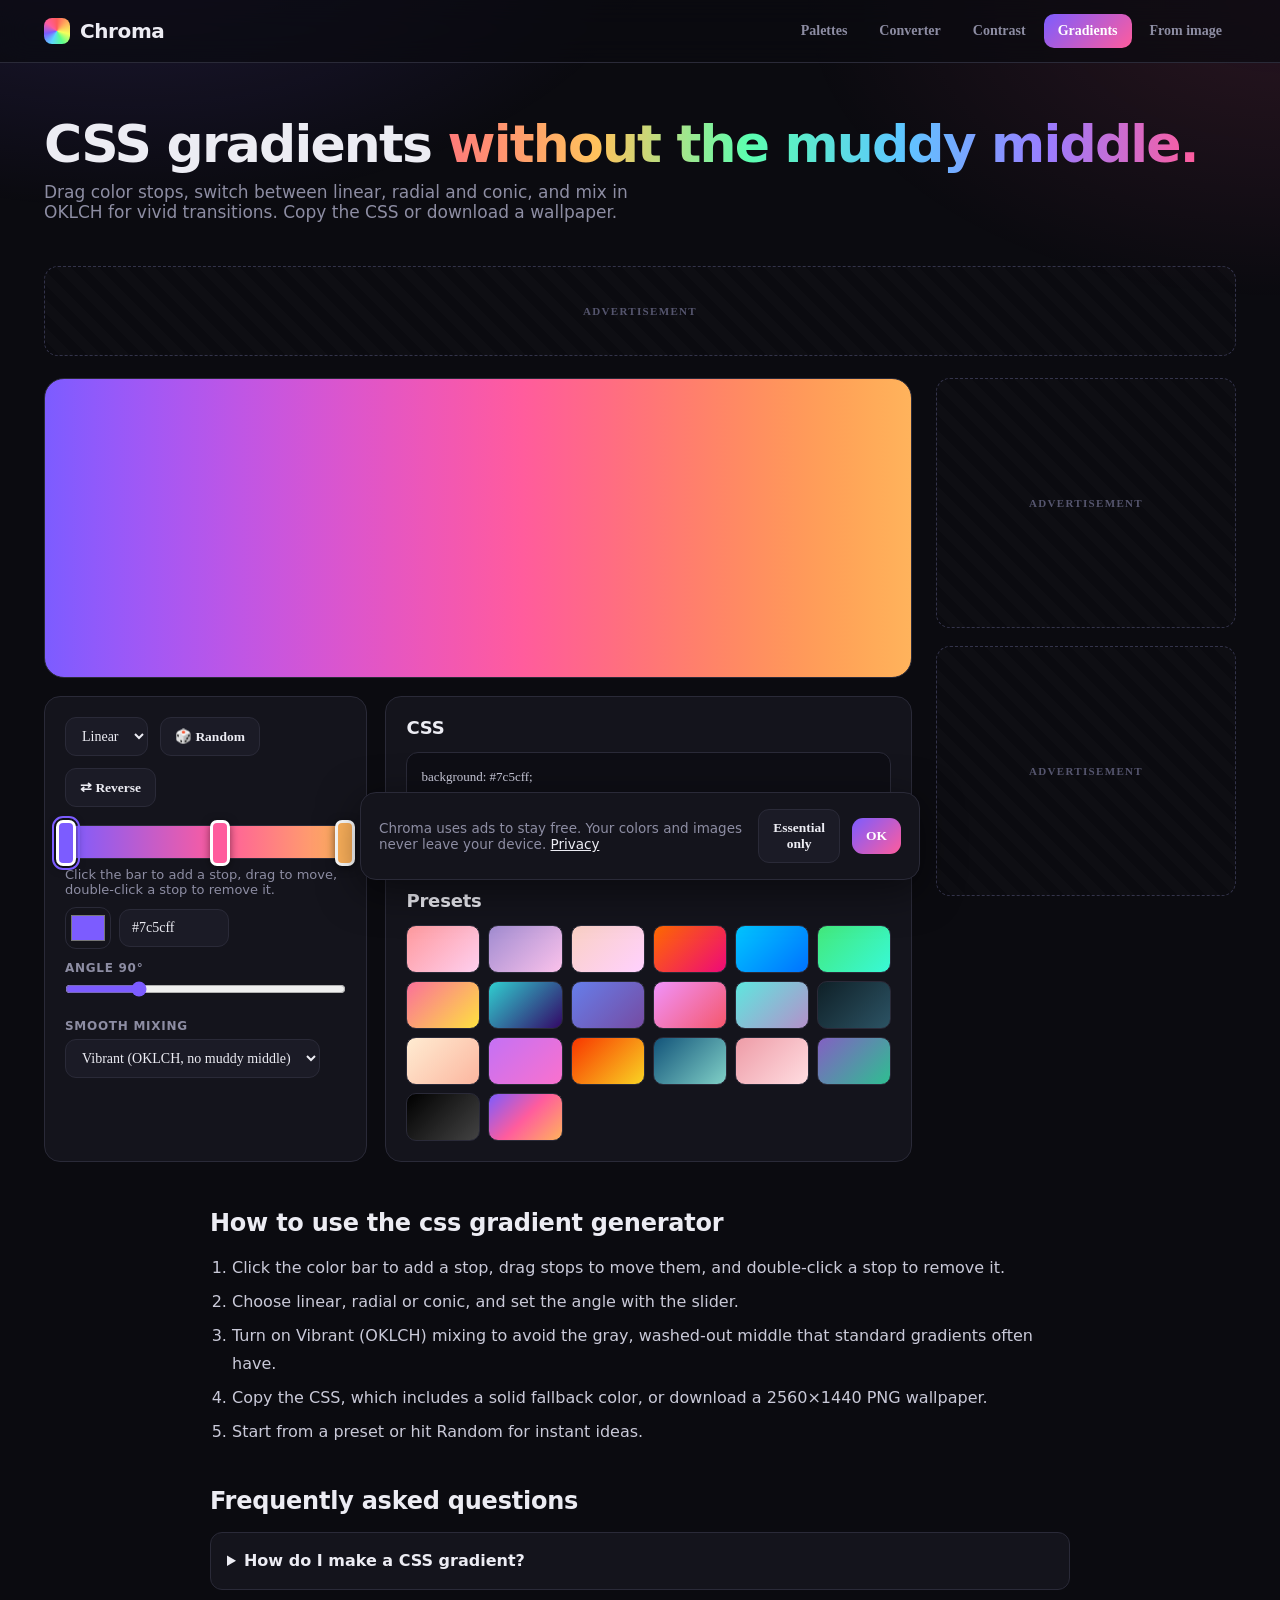
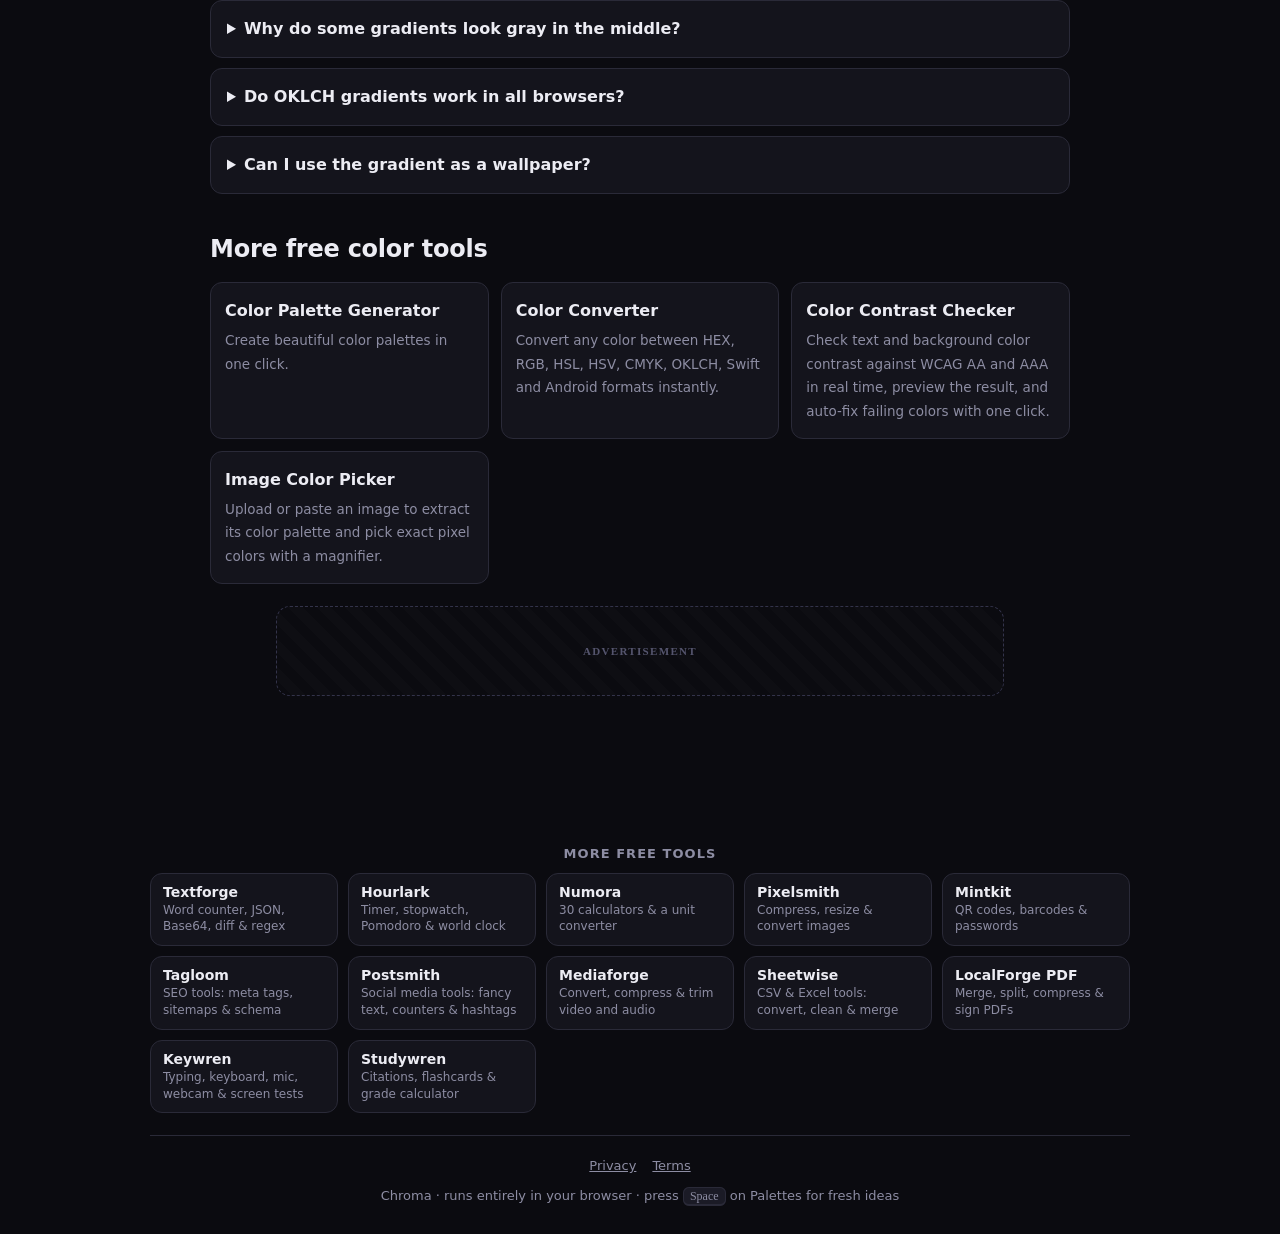
<file: gradient-generator/index.html>
<!DOCTYPE html>
<html lang="en">
<head>
<meta charset="UTF-8">
<meta http-equiv="Content-Security-Policy" content="default-src 'self'; script-src 'self'; style-src 'self' 'unsafe-inline' https://fonts.googleapis.com; font-src https://fonts.gstatic.com; img-src 'self' data: blob:; connect-src 'self'; object-src 'none'; base-uri 'self'; form-action 'none'; upgrade-insecure-requests">
<meta name="referrer" content="strict-origin-when-cross-origin">
<meta name="viewport" content="width=device-width, initial-scale=1.0">
<title>CSS Gradient Generator: Linear, Radial &amp; Conic | Chroma</title>
<meta name="description" content="Build smooth CSS gradients with unlimited color stops, linear, radial and conic modes, and vibrant OKLCH mixing. Copy the CSS or download a 4K wallpaper. Free.">
<meta name="theme-color" content="#0b0b10">
<link rel="canonical" href="https://cinch2108.github.io/chroma/gradient-generator/">
<link rel="icon" href="data:image/svg+xml,%3Csvg xmlns='http://www.w3.org/2000/svg' viewBox='0 0 32 32'%3E%3Cdefs%3E%3ClinearGradient id='g' x1='0' y1='0' x2='1' y2='1'%3E%3Cstop offset='0' stop-color='%23ff5c5c'/%3E%3Cstop offset='.5' stop-color='%237c5cff'/%3E%3Cstop offset='1' stop-color='%235cd6ff'/%3E%3C/linearGradient%3E%3C/defs%3E%3Crect width='32' height='32' rx='9' fill='url(%23g)'/%3E%3C/svg%3E">
<meta property="og:type" content="website">
<meta property="og:title" content="CSS Gradient Generator: Linear, Radial &amp; Conic | Chroma">
<meta property="og:description" content="Build smooth CSS gradients with unlimited color stops, linear, radial and conic modes, and vibrant OKLCH mixing. Copy the CSS or download a 4K wallpaper. Free.">
<meta property="og:url" content="https://cinch2108.github.io/chroma/gradient-generator/">
<meta name="twitter:card" content="summary_large_image">
<script type="application/ld+json">{"@context":"https://schema.org","@type":"WebApplication","name":"Chroma","applicationCategory":"DesignApplication","operatingSystem":"Any","offers":{"@type":"Offer","price":"0","priceCurrency":"USD"},"description":"Free color palette generator, contrast checker, gradient maker, color converter and image color picker."}</script>

<link rel="preconnect" href="https://fonts.googleapis.com">
<link href="https://fonts.googleapis.com/css2?family=Inter:wght@400;500;600;700;800&family=JetBrains+Mono:wght@400;500&display=swap" rel="stylesheet">
<link rel="stylesheet" href="../styles.css">
<script type="application/ld+json">{"@context": "https://schema.org", "@type": "FAQPage", "mainEntity": [{"@type": "Question", "name": "How do I make a CSS gradient?", "acceptedAnswer": {"@type": "Answer", "text": "Use linear-gradient(), radial-gradient() or conic-gradient() in the background property. Chroma writes the exact code for you as you design, ready to paste."}}, {"@type": "Question", "name": "Why do some gradients look gray in the middle?", "acceptedAnswer": {"@type": "Answer", "text": "Mixing in standard sRGB passes through duller colors between two vivid hues. Mixing in OKLCH keeps saturation up, so the transition stays bright."}}, {"@type": "Question", "name": "Do OKLCH gradients work in all browsers?", "acceptedAnswer": {"@type": "Answer", "text": "All current versions of Chrome, Edge, Safari and Firefox support \u201cin oklch\u201d gradients. Chroma also includes a solid fallback line for older browsers."}}, {"@type": "Question", "name": "Can I use the gradient as a wallpaper?", "acceptedAnswer": {"@type": "Answer", "text": "Yes. Click Download wallpaper to save a high-resolution PNG of your gradient."}}]}</script>
<script type="application/ld+json">{"@context": "https://schema.org", "@type": "BreadcrumbList", "itemListElement": [{"@type": "ListItem", "position": 1, "name": "Chroma", "item": "https://cinch2108.github.io/chroma/"}, {"@type": "ListItem", "position": 2, "name": "Gradients", "item": "https://cinch2108.github.io/chroma/gradient-generator/"}]}</script>
</head>
<body data-view="gradient">
<header><div class="nav">
  <a class="logo" href="../" style="color:inherit;text-decoration:none"><i></i>Chroma</a>
  <nav class="tabs" id="tabs"><a class="tab" data-v="palette" href="../">Palettes</a><a class="tab" data-v="convert" href="../color-converter/">Converter</a><a class="tab" data-v="contrast" href="../contrast-checker/">Contrast</a><a class="tab active" data-v="gradient" href="../gradient-generator/">Gradients</a><a class="tab" data-v="image" href="../image-color-picker/">From image</a></nav>
</div></header>

<main>
<section class="hero">
  <h1>CSS gradients <span>without the muddy middle.</span></h1>
  <p>Drag color stops, switch between linear, radial and conic, and mix in OKLCH for vivid transitions. Copy the CSS or download a wallpaper.</p>
</section>
<!-- AD SLOT: top leaderboard 970x90 (responsive). Paste ad unit inside. -->
<div class="ad ad-leader" id="ad-top" data-ad-slot="top" aria-label="Advertisement"></div>
<div class="layout"><div class="content">

<!-- PALETTE -->
<section class="view" id="v-palette">
  <div class="row">
    <button class="btn primary" id="gen">Generate</button>
    <span class="hint">or press <kbd>Space</kbd></span>
    <select id="mode">
      <option value="auto">Smart random</option><option value="analogous">Analogous</option>
      <option value="complementary">Complementary</option><option value="split">Split complementary</option>
      <option value="triadic">Triadic</option><option value="tetradic">Tetradic</option>
      <option value="mono">Monochrome</option><option value="pastel">Pastel</option>
      <option value="vivid">Vivid</option><option value="earth">Earthy</option><option value="dark">Dark UI</option>
    </select>
    <select id="count"><option>3</option><option>4</option><option selected>5</option><option>6</option><option>7</option><option>8</option><option>10</option></select>
    <div style="margin-left:auto" class="row">
      <button class="btn" id="undo">↶ Undo</button>
      <button class="btn" id="save">♥ Save</button>
      <button class="btn" id="share">🔗 Share</button>
      <button class="btn" id="savepng">⬇ PNG</button>
    </div>
  </div>
  <div class="palette" id="palette"></div>
  <div class="grid2 mt">
    <div class="card">
      <div class="row" style="justify-content:space-between"><h2 style="margin:0">Export</h2>
        <select id="expfmt"><option value="css">CSS variables</option><option value="scss">SCSS</option><option value="tw">Tailwind config</option><option value="json">JSON</option><option value="array">Array</option><option value="svg">SVG</option></select></div>
      <pre class="code mt2" id="export"></pre>
      <button class="btn mt2" id="copyexp">Copy code</button>
    </div>
    <div class="card">
      <h2>How it looks with color blindness</h2>
      <p class="hint">About 1 in 12 men see color differently. Check your palette still works.</p>
      <div class="cbsim" id="cbsim"></div>
    </div>
  </div>
  <div class="card mt"><h2>Your saved palettes</h2><p class="hint" style="margin:-8px 0 12px">Stored only in this browser. Click one to open it.</p><div class="savedgrid" id="saved"></div></div>
</section>

<!-- CONVERTER -->
<section class="view" id="v-convert">
  <div class="grid2">
    <div class="card">
      <label class="lbl">Type any color: hex, rgb(), hsl(), oklch() or a name</label>
      <div class="colorfield"><input type="color" id="cvpick" value="#7c5cff"><input type="text" id="cvin" value="#7c5cff" spellcheck="false"></div>
      <div class="bigswatch mt" id="cvsw"></div>
      <div class="mt2 hint" id="cvname"></div>
    </div>
    <div class="card" id="fmts"></div>
  </div>
  <div class="card mt">
    <h2>Tints &amp; shades</h2><p class="hint">A full 50–950 scale, ready for a design system. Click any step to copy.</p>
    <div class="scale" id="scale"></div>
    <button class="btn mt2" id="copyscale">Copy as Tailwind</button>
  </div>
  <div class="card mt">
    <h2>Color harmonies</h2>
    <div class="harm" id="harm"></div>
  </div>
</section>

<!-- CONTRAST -->
<section class="view" id="v-contrast">
  <div class="grid2">
    <div class="card">
      <label class="lbl">Text color</label>
      <div class="colorfield"><input type="color" id="fgp" value="#ffffff"><input type="text" id="fgt" value="#ffffff"></div>
      <label class="lbl mt">Background color</label>
      <div class="colorfield"><input type="color" id="bgp" value="#7c5cff"><input type="text" id="bgt" value="#7c5cff"></div>
      <div class="row mt2"><button class="btn" id="swap">⇅ Swap</button><button class="btn" id="fix">✨ Fix contrast for me</button></div>
      <div class="mt"><div class="hint">Contrast ratio</div><div class="ratio" id="ratio">-</div><div class="hint" id="verdict"></div></div>
      <div class="badges" id="badges"></div>
    </div>
    <div class="preview" id="preview">
      <h3>The quick brown fox</h3>
      <p>Readable color isn't just nice, it's the law in a lot of places. WCAG asks for 4.5:1 for body text and 3:1 for large text and icons.</p>
      <small>Small print like captions and footnotes needs the most contrast.</small>
      <span class="pbtn">Button label</span>
    </div>
  </div>
</section>

<!-- GRADIENT -->
<section class="view active" id="v-gradient">
  <div class="gprev" id="gprev"></div>
  <div class="grid2 mt">
    <div class="card">
      <div class="row">
        <select id="gtype"><option value="linear">Linear</option><option value="radial">Radial</option><option value="conic">Conic</option></select>
        <button class="btn" id="grand">🎲 Random</button>
        <button class="btn" id="grev">⇄ Reverse</button>
      </div>
      <div class="gbar" id="gbar" title="Click to add a stop"></div>
      <p class="hint">Click the bar to add a stop, drag to move, double-click a stop to remove it.</p>
      <div class="row mt2">
        <div class="colorfield"><input type="color" id="gstopc"><input type="text" id="gstopt" style="width:110px"></div>
        <div style="flex:1;min-width:140px"><label class="lbl" id="anglbl">Angle 90°</label><input type="range" id="gangle" min="0" max="360" value="90"></div>
      </div>
      <label class="lbl mt">Smooth mixing</label>
      <select id="ginterp"><option value="srgb">Standard (sRGB)</option><option value="oklch" selected>Vibrant (OKLCH, no muddy middle)</option></select>
    </div>
    <div class="card">
      <h2>CSS</h2><pre class="code" id="gcss"></pre>
      <div class="row mt2"><button class="btn" id="gcopy">Copy CSS</button><button class="btn" id="gpng">⬇ Download wallpaper</button></div>
      <h2 class="mt">Presets</h2><div class="presets" id="presets"></div>
    </div>
  </div>
</section>

<!-- IMAGE -->
<section class="view" id="v-image">
  <div class="drop" id="drop"><div style="font-size:34px">🖼️</div><h2 style="margin:8px 0 4px">Drop an image, paste one, or click to upload</h2><p class="hint">We'll extract its palette. Hover the image to pick any exact pixel.</p><input type="file" id="file" accept="image/*" hidden></div>
  <div class="grid2">
    <div class="imgwrap" id="imgwrap"><canvas id="cv"></canvas></div>
    <div id="imgout" style="display:none" class="card mt">
      <h2>Extracted palette</h2>
      <div class="palette" id="imgpal" style="height:180px;margin-top:0"></div>
      <div class="row mt2"><label class="lbl" style="margin:0">Colors</label><input type="range" id="kcount" min="3" max="10" value="6" style="width:160px"><button class="btn" id="imgtopal">Open in palette editor</button></div>
      <h2 class="mt">Picked pixels</h2><div class="chips" id="picked"><span class="hint">Click the image to pick.</span></div>
    </div>
  </div>
</section>
</div>
<aside class="rail"><!-- AD SLOTS: sticky sidebar 300x250 x2 -->
<div class="ad ad-rect" id="ad-side-1" data-ad-slot="side-1" aria-label="Advertisement"></div><div class="ad ad-rect" id="ad-side-2" data-ad-slot="side-2" aria-label="Advertisement"></div></aside>
</div>
<article class="seo">
<h2>How to use the css gradient generator</h2>
<ol><li>Click the color bar to add a stop, drag stops to move them, and double-click a stop to remove it.</li><li>Choose linear, radial or conic, and set the angle with the slider.</li><li>Turn on Vibrant (OKLCH) mixing to avoid the gray, washed-out middle that standard gradients often have.</li><li>Copy the CSS, which includes a solid fallback color, or download a 2560×1440 PNG wallpaper.</li><li>Start from a preset or hit Random for instant ideas.</li></ol>
<h2>Frequently asked questions</h2>
<details><summary>How do I make a CSS gradient?</summary><p>Use linear-gradient(), radial-gradient() or conic-gradient() in the background property. Chroma writes the exact code for you as you design, ready to paste.</p></details><details><summary>Why do some gradients look gray in the middle?</summary><p>Mixing in standard sRGB passes through duller colors between two vivid hues. Mixing in OKLCH keeps saturation up, so the transition stays bright.</p></details><details><summary>Do OKLCH gradients work in all browsers?</summary><p>All current versions of Chrome, Edge, Safari and Firefox support “in oklch” gradients. Chroma also includes a solid fallback line for older browsers.</p></details><details><summary>Can I use the gradient as a wallpaper?</summary><p>Yes. Click Download wallpaper to save a high-resolution PNG of your gradient.</p></details>
<h2>More free color tools</h2>
<div class="toollinks"><a href="../">Color Palette Generator<span>Create beautiful color palettes in one click.</span></a><a href="../color-converter/">Color Converter<span>Convert any color between HEX, RGB, HSL, HSV, CMYK, OKLCH, Swift and Android formats instantly.</span></a><a href="../contrast-checker/">Color Contrast Checker<span>Check text and background color contrast against WCAG AA and AAA in real time, preview the result, and auto-fix failing colors with one click.</span></a><a href="../image-color-picker/">Image Color Picker<span>Upload or paste an image to extract its color palette and pick exact pixel colors with a magnifier.</span></a></div>
</article>
<!-- AD SLOT: footer 728x90 -->
<div class="ad ad-foot" id="ad-foot" data-ad-slot="foot" aria-label="Advertisement"></div>
</main>
<div class="loupe" id="loupe"></div>
<div class="toast" id="toast"></div>
<div class="consent" id="consent"><span>Chroma uses ads to stay free. Your colors and images never leave your device. <a href="../privacy.html">Privacy</a></span><button class="btn" id="c-no">Essential only</button><button class="btn primary" id="c-yes">OK</button></div>
<footer><!--team--><nav class="more-tools" aria-label="More free tools"><h2>More free tools</h2><ul><li><a href="https://cinch2108.github.io/textforge/" rel="noopener">Textforge</a><span>Word counter, JSON, Base64, diff &amp; regex</span></li><li><a href="https://cinch2108.github.io/hourlark/" rel="noopener">Hourlark</a><span>Timer, stopwatch, Pomodoro &amp; world clock</span></li><li><a href="https://cinch2108.github.io/numora/" rel="noopener">Numora</a><span>30 calculators &amp; a unit converter</span></li><li><a href="https://cinch2108.github.io/pixelsmith/" rel="noopener">Pixelsmith</a><span>Compress, resize &amp; convert images</span></li><li><a href="https://cinch2108.github.io/mintkit/" rel="noopener">Mintkit</a><span>QR codes, barcodes &amp; passwords</span></li><li><a href="https://cinch2108.github.io/tagloom/" rel="noopener">Tagloom</a><span>SEO tools: meta tags, sitemaps &amp; schema</span></li><li><a href="https://cinch2108.github.io/postsmith/" rel="noopener">Postsmith</a><span>Social media tools: fancy text, counters &amp; hashtags</span></li><li><a href="https://cinch2108.github.io/mediaforge/" rel="noopener">Mediaforge</a><span>Convert, compress &amp; trim video and audio</span></li><li><a href="https://cinch2108.github.io/datakit/" rel="noopener">Sheetwise</a><span>CSV &amp; Excel tools: convert, clean &amp; merge</span></li><li><a href="https://cinch2108.github.io/" rel="noopener">LocalForge PDF</a><span>Merge, split, compress &amp; sign PDFs</span></li><li><a href="https://cinch2108.github.io/keywren/" rel="noopener">Keywren</a><span>Typing, keyboard, mic, webcam &amp; screen tests</span></li><li><a href="https://cinch2108.github.io/studywren/" rel="noopener">Studywren</a><span>Citations, flashcards &amp; grade calculator</span></li></ul></nav><!--/team--><div class="footlinks"><a href="../privacy.html">Privacy</a><a href="../terms.html">Terms</a></div><br>Chroma · runs entirely in your browser · press <kbd>Space</kbd> on Palettes for fresh ideas</footer>

<script src="../app.js" defer></script>
</body>
</html>
</file>
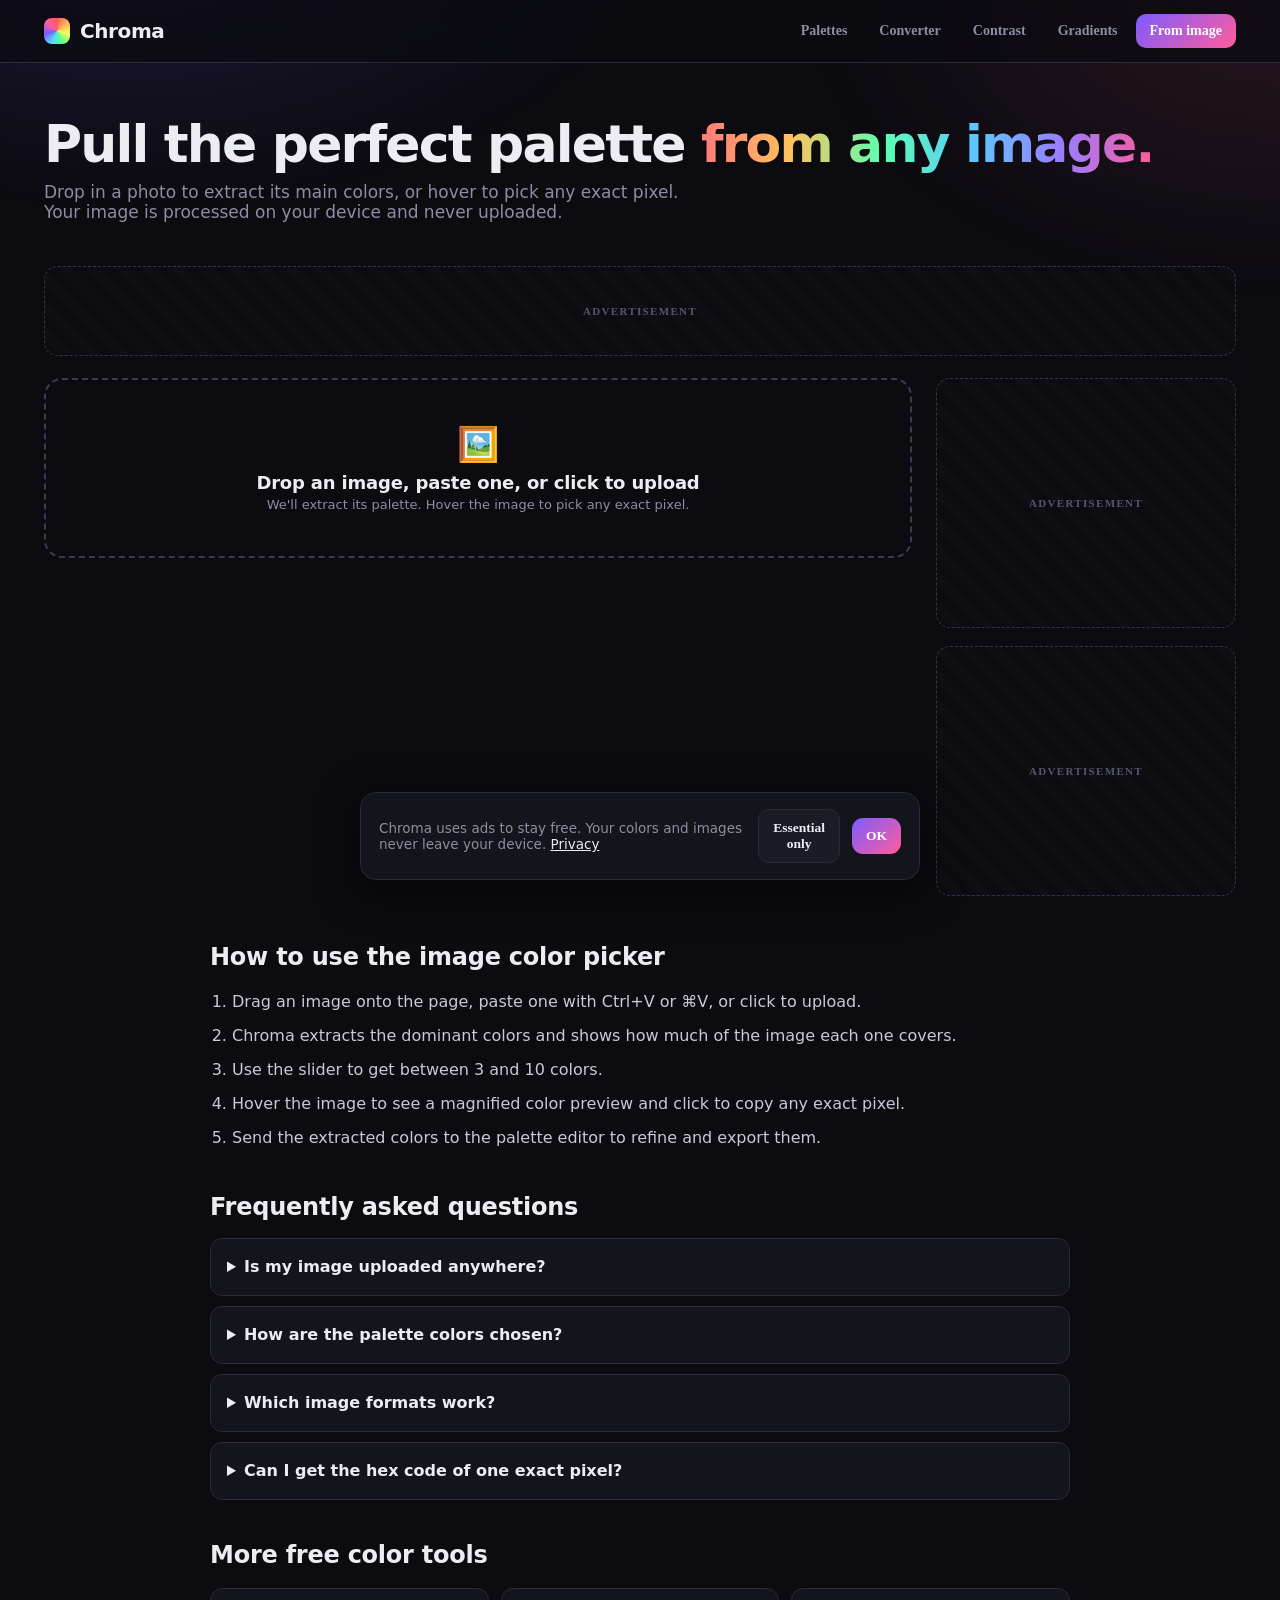
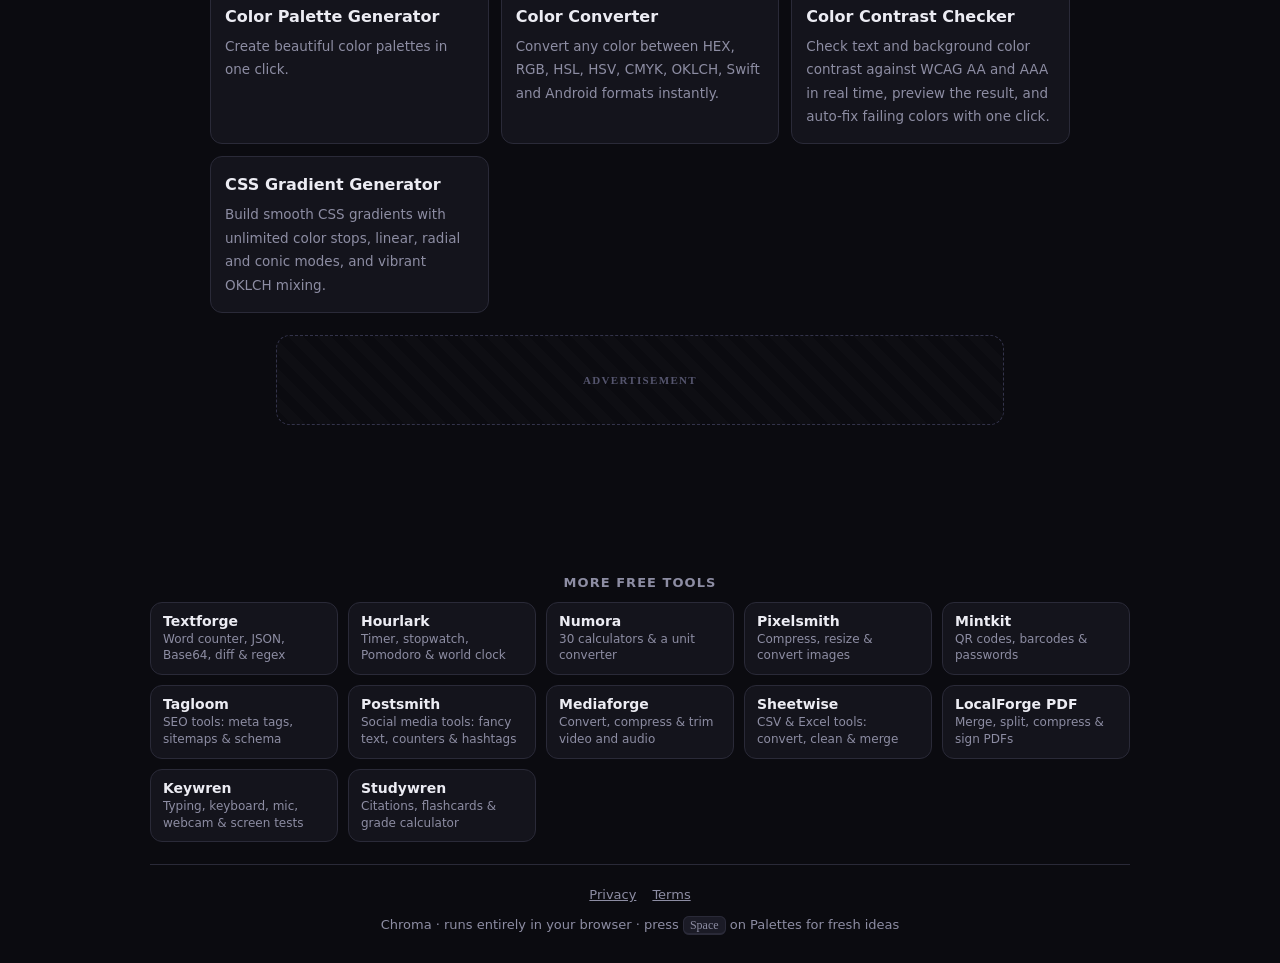
<file: image-color-picker/index.html>
<!DOCTYPE html>
<html lang="en">
<head>
<meta charset="UTF-8">
<meta http-equiv="Content-Security-Policy" content="default-src 'self'; script-src 'self'; style-src 'self' 'unsafe-inline' https://fonts.googleapis.com; font-src https://fonts.gstatic.com; img-src 'self' data: blob:; connect-src 'self'; object-src 'none'; base-uri 'self'; form-action 'none'; upgrade-insecure-requests">
<meta name="referrer" content="strict-origin-when-cross-origin">
<meta name="viewport" content="width=device-width, initial-scale=1.0">
<title>Image Color Picker: Get a Palette from Any Photo | Chroma</title>
<meta name="description" content="Upload or paste an image to extract its color palette and pick exact pixel colors with a magnifier. Images never leave your device. Free online color picker.">
<meta name="theme-color" content="#0b0b10">
<link rel="canonical" href="https://cinch2108.github.io/chroma/image-color-picker/">
<link rel="icon" href="data:image/svg+xml,%3Csvg xmlns='http://www.w3.org/2000/svg' viewBox='0 0 32 32'%3E%3Cdefs%3E%3ClinearGradient id='g' x1='0' y1='0' x2='1' y2='1'%3E%3Cstop offset='0' stop-color='%23ff5c5c'/%3E%3Cstop offset='.5' stop-color='%237c5cff'/%3E%3Cstop offset='1' stop-color='%235cd6ff'/%3E%3C/linearGradient%3E%3C/defs%3E%3Crect width='32' height='32' rx='9' fill='url(%23g)'/%3E%3C/svg%3E">
<meta property="og:type" content="website">
<meta property="og:title" content="Image Color Picker: Get a Palette from Any Photo | Chroma">
<meta property="og:description" content="Upload or paste an image to extract its color palette and pick exact pixel colors with a magnifier. Images never leave your device. Free online color picker.">
<meta property="og:url" content="https://cinch2108.github.io/chroma/image-color-picker/">
<meta name="twitter:card" content="summary_large_image">
<script type="application/ld+json">{"@context":"https://schema.org","@type":"WebApplication","name":"Chroma","applicationCategory":"DesignApplication","operatingSystem":"Any","offers":{"@type":"Offer","price":"0","priceCurrency":"USD"},"description":"Free color palette generator, contrast checker, gradient maker, color converter and image color picker."}</script>

<link rel="preconnect" href="https://fonts.googleapis.com">
<link href="https://fonts.googleapis.com/css2?family=Inter:wght@400;500;600;700;800&family=JetBrains+Mono:wght@400;500&display=swap" rel="stylesheet">
<link rel="stylesheet" href="../styles.css">
<script type="application/ld+json">{"@context": "https://schema.org", "@type": "FAQPage", "mainEntity": [{"@type": "Question", "name": "Is my image uploaded anywhere?", "acceptedAnswer": {"@type": "Answer", "text": "No. The image is read and analysed entirely inside your browser and never sent to a server."}}, {"@type": "Question", "name": "How are the palette colors chosen?", "acceptedAnswer": {"@type": "Answer", "text": "Chroma groups similar pixels with k-means clustering in the OKLab color space, which matches human perception, and ranks colors by how much of the image they cover."}}, {"@type": "Question", "name": "Which image formats work?", "acceptedAnswer": {"@type": "Answer", "text": "PNG, JPG, WebP, GIF, AVIF and BMP images up to 25 MB."}}, {"@type": "Question", "name": "Can I get the hex code of one exact pixel?", "acceptedAnswer": {"@type": "Answer", "text": "Yes. Hover over the image to preview, then click to copy that pixel\u2019s hex code."}}]}</script>
<script type="application/ld+json">{"@context": "https://schema.org", "@type": "BreadcrumbList", "itemListElement": [{"@type": "ListItem", "position": 1, "name": "Chroma", "item": "https://cinch2108.github.io/chroma/"}, {"@type": "ListItem", "position": 2, "name": "From image", "item": "https://cinch2108.github.io/chroma/image-color-picker/"}]}</script>
</head>
<body data-view="image">
<header><div class="nav">
  <a class="logo" href="../" style="color:inherit;text-decoration:none"><i></i>Chroma</a>
  <nav class="tabs" id="tabs"><a class="tab" data-v="palette" href="../">Palettes</a><a class="tab" data-v="convert" href="../color-converter/">Converter</a><a class="tab" data-v="contrast" href="../contrast-checker/">Contrast</a><a class="tab" data-v="gradient" href="../gradient-generator/">Gradients</a><a class="tab active" data-v="image" href="../image-color-picker/">From image</a></nav>
</div></header>

<main>
<section class="hero">
  <h1>Pull the perfect palette <span>from any image.</span></h1>
  <p>Drop in a photo to extract its main colors, or hover to pick any exact pixel. Your image is processed on your device and never uploaded.</p>
</section>
<!-- AD SLOT: top leaderboard 970x90 (responsive). Paste ad unit inside. -->
<div class="ad ad-leader" id="ad-top" data-ad-slot="top" aria-label="Advertisement"></div>
<div class="layout"><div class="content">

<!-- PALETTE -->
<section class="view" id="v-palette">
  <div class="row">
    <button class="btn primary" id="gen">Generate</button>
    <span class="hint">or press <kbd>Space</kbd></span>
    <select id="mode">
      <option value="auto">Smart random</option><option value="analogous">Analogous</option>
      <option value="complementary">Complementary</option><option value="split">Split complementary</option>
      <option value="triadic">Triadic</option><option value="tetradic">Tetradic</option>
      <option value="mono">Monochrome</option><option value="pastel">Pastel</option>
      <option value="vivid">Vivid</option><option value="earth">Earthy</option><option value="dark">Dark UI</option>
    </select>
    <select id="count"><option>3</option><option>4</option><option selected>5</option><option>6</option><option>7</option><option>8</option><option>10</option></select>
    <div style="margin-left:auto" class="row">
      <button class="btn" id="undo">↶ Undo</button>
      <button class="btn" id="save">♥ Save</button>
      <button class="btn" id="share">🔗 Share</button>
      <button class="btn" id="savepng">⬇ PNG</button>
    </div>
  </div>
  <div class="palette" id="palette"></div>
  <div class="grid2 mt">
    <div class="card">
      <div class="row" style="justify-content:space-between"><h2 style="margin:0">Export</h2>
        <select id="expfmt"><option value="css">CSS variables</option><option value="scss">SCSS</option><option value="tw">Tailwind config</option><option value="json">JSON</option><option value="array">Array</option><option value="svg">SVG</option></select></div>
      <pre class="code mt2" id="export"></pre>
      <button class="btn mt2" id="copyexp">Copy code</button>
    </div>
    <div class="card">
      <h2>How it looks with color blindness</h2>
      <p class="hint">About 1 in 12 men see color differently. Check your palette still works.</p>
      <div class="cbsim" id="cbsim"></div>
    </div>
  </div>
  <div class="card mt"><h2>Your saved palettes</h2><p class="hint" style="margin:-8px 0 12px">Stored only in this browser. Click one to open it.</p><div class="savedgrid" id="saved"></div></div>
</section>

<!-- CONVERTER -->
<section class="view" id="v-convert">
  <div class="grid2">
    <div class="card">
      <label class="lbl">Type any color: hex, rgb(), hsl(), oklch() or a name</label>
      <div class="colorfield"><input type="color" id="cvpick" value="#7c5cff"><input type="text" id="cvin" value="#7c5cff" spellcheck="false"></div>
      <div class="bigswatch mt" id="cvsw"></div>
      <div class="mt2 hint" id="cvname"></div>
    </div>
    <div class="card" id="fmts"></div>
  </div>
  <div class="card mt">
    <h2>Tints &amp; shades</h2><p class="hint">A full 50–950 scale, ready for a design system. Click any step to copy.</p>
    <div class="scale" id="scale"></div>
    <button class="btn mt2" id="copyscale">Copy as Tailwind</button>
  </div>
  <div class="card mt">
    <h2>Color harmonies</h2>
    <div class="harm" id="harm"></div>
  </div>
</section>

<!-- CONTRAST -->
<section class="view" id="v-contrast">
  <div class="grid2">
    <div class="card">
      <label class="lbl">Text color</label>
      <div class="colorfield"><input type="color" id="fgp" value="#ffffff"><input type="text" id="fgt" value="#ffffff"></div>
      <label class="lbl mt">Background color</label>
      <div class="colorfield"><input type="color" id="bgp" value="#7c5cff"><input type="text" id="bgt" value="#7c5cff"></div>
      <div class="row mt2"><button class="btn" id="swap">⇅ Swap</button><button class="btn" id="fix">✨ Fix contrast for me</button></div>
      <div class="mt"><div class="hint">Contrast ratio</div><div class="ratio" id="ratio">-</div><div class="hint" id="verdict"></div></div>
      <div class="badges" id="badges"></div>
    </div>
    <div class="preview" id="preview">
      <h3>The quick brown fox</h3>
      <p>Readable color isn't just nice, it's the law in a lot of places. WCAG asks for 4.5:1 for body text and 3:1 for large text and icons.</p>
      <small>Small print like captions and footnotes needs the most contrast.</small>
      <span class="pbtn">Button label</span>
    </div>
  </div>
</section>

<!-- GRADIENT -->
<section class="view" id="v-gradient">
  <div class="gprev" id="gprev"></div>
  <div class="grid2 mt">
    <div class="card">
      <div class="row">
        <select id="gtype"><option value="linear">Linear</option><option value="radial">Radial</option><option value="conic">Conic</option></select>
        <button class="btn" id="grand">🎲 Random</button>
        <button class="btn" id="grev">⇄ Reverse</button>
      </div>
      <div class="gbar" id="gbar" title="Click to add a stop"></div>
      <p class="hint">Click the bar to add a stop, drag to move, double-click a stop to remove it.</p>
      <div class="row mt2">
        <div class="colorfield"><input type="color" id="gstopc"><input type="text" id="gstopt" style="width:110px"></div>
        <div style="flex:1;min-width:140px"><label class="lbl" id="anglbl">Angle 90°</label><input type="range" id="gangle" min="0" max="360" value="90"></div>
      </div>
      <label class="lbl mt">Smooth mixing</label>
      <select id="ginterp"><option value="srgb">Standard (sRGB)</option><option value="oklch" selected>Vibrant (OKLCH, no muddy middle)</option></select>
    </div>
    <div class="card">
      <h2>CSS</h2><pre class="code" id="gcss"></pre>
      <div class="row mt2"><button class="btn" id="gcopy">Copy CSS</button><button class="btn" id="gpng">⬇ Download wallpaper</button></div>
      <h2 class="mt">Presets</h2><div class="presets" id="presets"></div>
    </div>
  </div>
</section>

<!-- IMAGE -->
<section class="view active" id="v-image">
  <div class="drop" id="drop"><div style="font-size:34px">🖼️</div><h2 style="margin:8px 0 4px">Drop an image, paste one, or click to upload</h2><p class="hint">We'll extract its palette. Hover the image to pick any exact pixel.</p><input type="file" id="file" accept="image/*" hidden></div>
  <div class="grid2">
    <div class="imgwrap" id="imgwrap"><canvas id="cv"></canvas></div>
    <div id="imgout" style="display:none" class="card mt">
      <h2>Extracted palette</h2>
      <div class="palette" id="imgpal" style="height:180px;margin-top:0"></div>
      <div class="row mt2"><label class="lbl" style="margin:0">Colors</label><input type="range" id="kcount" min="3" max="10" value="6" style="width:160px"><button class="btn" id="imgtopal">Open in palette editor</button></div>
      <h2 class="mt">Picked pixels</h2><div class="chips" id="picked"><span class="hint">Click the image to pick.</span></div>
    </div>
  </div>
</section>
</div>
<aside class="rail"><!-- AD SLOTS: sticky sidebar 300x250 x2 -->
<div class="ad ad-rect" id="ad-side-1" data-ad-slot="side-1" aria-label="Advertisement"></div><div class="ad ad-rect" id="ad-side-2" data-ad-slot="side-2" aria-label="Advertisement"></div></aside>
</div>
<article class="seo">
<h2>How to use the image color picker</h2>
<ol><li>Drag an image onto the page, paste one with Ctrl+V or ⌘V, or click to upload.</li><li>Chroma extracts the dominant colors and shows how much of the image each one covers.</li><li>Use the slider to get between 3 and 10 colors.</li><li>Hover the image to see a magnified color preview and click to copy any exact pixel.</li><li>Send the extracted colors to the palette editor to refine and export them.</li></ol>
<h2>Frequently asked questions</h2>
<details><summary>Is my image uploaded anywhere?</summary><p>No. The image is read and analysed entirely inside your browser and never sent to a server.</p></details><details><summary>How are the palette colors chosen?</summary><p>Chroma groups similar pixels with k-means clustering in the OKLab color space, which matches human perception, and ranks colors by how much of the image they cover.</p></details><details><summary>Which image formats work?</summary><p>PNG, JPG, WebP, GIF, AVIF and BMP images up to 25 MB.</p></details><details><summary>Can I get the hex code of one exact pixel?</summary><p>Yes. Hover over the image to preview, then click to copy that pixel’s hex code.</p></details>
<h2>More free color tools</h2>
<div class="toollinks"><a href="../">Color Palette Generator<span>Create beautiful color palettes in one click.</span></a><a href="../color-converter/">Color Converter<span>Convert any color between HEX, RGB, HSL, HSV, CMYK, OKLCH, Swift and Android formats instantly.</span></a><a href="../contrast-checker/">Color Contrast Checker<span>Check text and background color contrast against WCAG AA and AAA in real time, preview the result, and auto-fix failing colors with one click.</span></a><a href="../gradient-generator/">CSS Gradient Generator<span>Build smooth CSS gradients with unlimited color stops, linear, radial and conic modes, and vibrant OKLCH mixing.</span></a></div>
</article>
<!-- AD SLOT: footer 728x90 -->
<div class="ad ad-foot" id="ad-foot" data-ad-slot="foot" aria-label="Advertisement"></div>
</main>
<div class="loupe" id="loupe"></div>
<div class="toast" id="toast"></div>
<div class="consent" id="consent"><span>Chroma uses ads to stay free. Your colors and images never leave your device. <a href="../privacy.html">Privacy</a></span><button class="btn" id="c-no">Essential only</button><button class="btn primary" id="c-yes">OK</button></div>
<footer><!--team--><nav class="more-tools" aria-label="More free tools"><h2>More free tools</h2><ul><li><a href="https://cinch2108.github.io/textforge/" rel="noopener">Textforge</a><span>Word counter, JSON, Base64, diff &amp; regex</span></li><li><a href="https://cinch2108.github.io/hourlark/" rel="noopener">Hourlark</a><span>Timer, stopwatch, Pomodoro &amp; world clock</span></li><li><a href="https://cinch2108.github.io/numora/" rel="noopener">Numora</a><span>30 calculators &amp; a unit converter</span></li><li><a href="https://cinch2108.github.io/pixelsmith/" rel="noopener">Pixelsmith</a><span>Compress, resize &amp; convert images</span></li><li><a href="https://cinch2108.github.io/mintkit/" rel="noopener">Mintkit</a><span>QR codes, barcodes &amp; passwords</span></li><li><a href="https://cinch2108.github.io/tagloom/" rel="noopener">Tagloom</a><span>SEO tools: meta tags, sitemaps &amp; schema</span></li><li><a href="https://cinch2108.github.io/postsmith/" rel="noopener">Postsmith</a><span>Social media tools: fancy text, counters &amp; hashtags</span></li><li><a href="https://cinch2108.github.io/mediaforge/" rel="noopener">Mediaforge</a><span>Convert, compress &amp; trim video and audio</span></li><li><a href="https://cinch2108.github.io/datakit/" rel="noopener">Sheetwise</a><span>CSV &amp; Excel tools: convert, clean &amp; merge</span></li><li><a href="https://cinch2108.github.io/" rel="noopener">LocalForge PDF</a><span>Merge, split, compress &amp; sign PDFs</span></li><li><a href="https://cinch2108.github.io/keywren/" rel="noopener">Keywren</a><span>Typing, keyboard, mic, webcam &amp; screen tests</span></li><li><a href="https://cinch2108.github.io/studywren/" rel="noopener">Studywren</a><span>Citations, flashcards &amp; grade calculator</span></li></ul></nav><!--/team--><div class="footlinks"><a href="../privacy.html">Privacy</a><a href="../terms.html">Terms</a></div><br>Chroma · runs entirely in your browser · press <kbd>Space</kbd> on Palettes for fresh ideas</footer>

<script src="../app.js" defer></script>
</body>
</html>
</file>
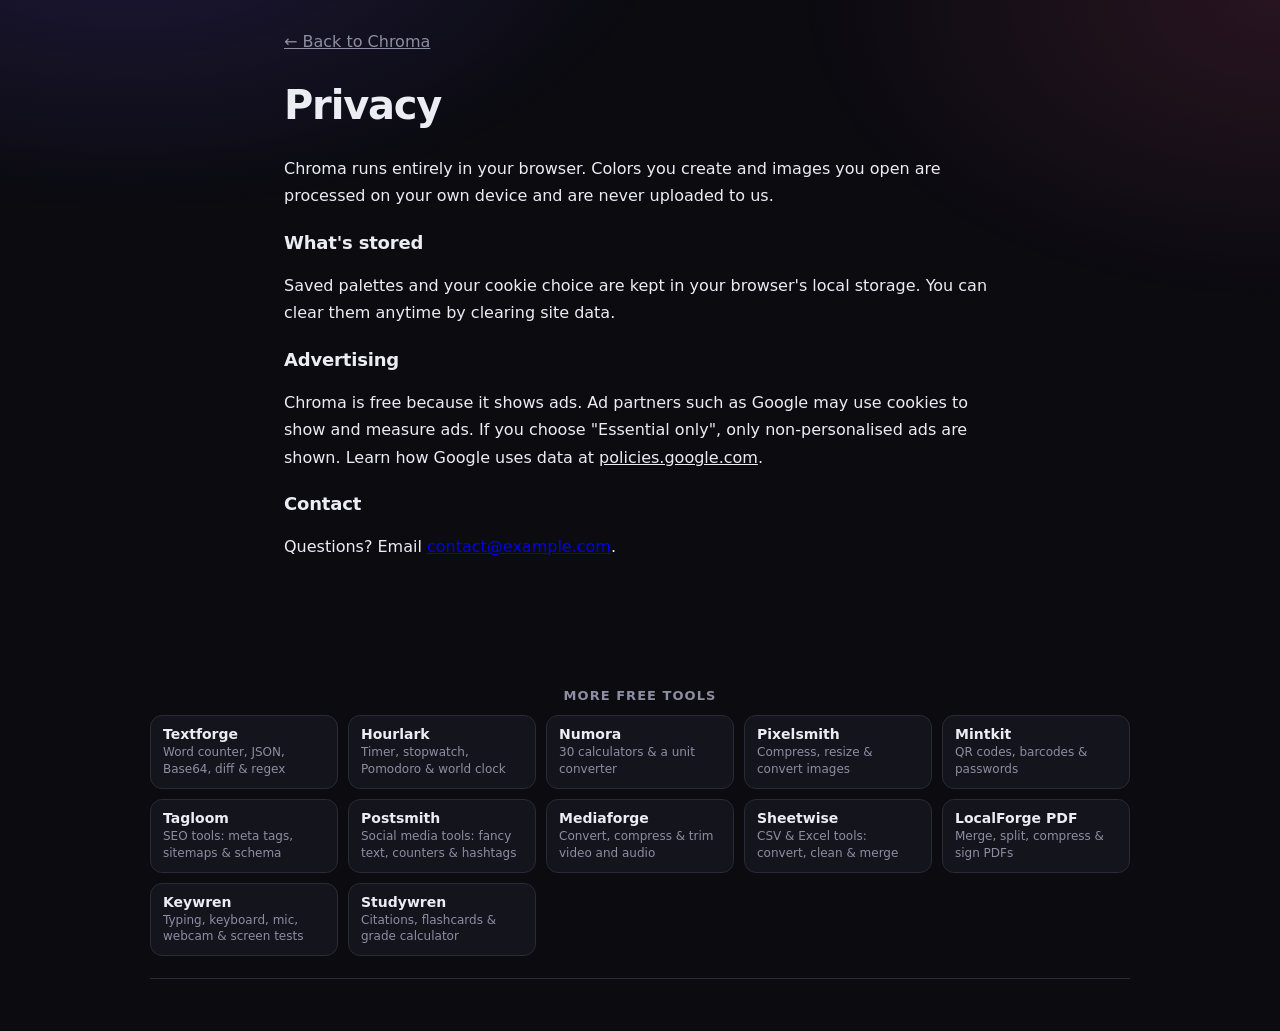
<file: privacy.html>
<!DOCTYPE html><html lang="en"><head><meta charset="UTF-8">
<meta http-equiv="Content-Security-Policy" content="default-src 'self'; style-src 'self' 'unsafe-inline' https://fonts.googleapis.com; font-src https://fonts.gstatic.com; img-src 'self' data:; object-src 'none'; base-uri 'self'; form-action 'none'">
<meta name="referrer" content="strict-origin-when-cross-origin">
<link rel="canonical" href="https://cinch2108.github.io/chroma/privacy.html">
<meta name="viewport" content="width=device-width, initial-scale=1.0"><title>Privacy · Chroma</title>
<link rel="icon" href="data:image/svg+xml,%3Csvg xmlns='http://www.w3.org/2000/svg' viewBox='0 0 32 32'%3E%3Cdefs%3E%3ClinearGradient id='g' x1='0' y1='0' x2='1' y2='1'%3E%3Cstop offset='0' stop-color='%23ff5c5c'/%3E%3Cstop offset='.5' stop-color='%237c5cff'/%3E%3Cstop offset='1' stop-color='%235cd6ff'/%3E%3C/linearGradient%3E%3C/defs%3E%3Crect width='32' height='32' rx='9' fill='url(%23g)'/%3E%3C/svg%3E">
<link href="https://fonts.googleapis.com/css2?family=Inter:wght@400;600;800&display=swap" rel="stylesheet"><link rel="stylesheet" href="styles.css"></head>
<body><main style="max-width:760px;line-height:1.7"><p><a href="index.html" style="color:var(--muted)">← Back to Chroma</a></p><h1 style="font-size:40px;letter-spacing:-.03em;margin:16px 0">Privacy</h1><p>Chroma runs entirely in your browser. Colors you create and images you open are processed on your own device and are never uploaded to us.</p><h2 class='mt'>What's stored</h2><p>Saved palettes and your cookie choice are kept in your browser's local storage. You can clear them anytime by clearing site data.</p><h2 class='mt'>Advertising</h2><p>Chroma is free because it shows ads. Ad partners such as Google may use cookies to show and measure ads. If you choose "Essential only", only non-personalised ads are shown. Learn how Google uses data at <a style='color:var(--text)' href='https://policies.google.com/technologies/partner-sites' rel='noopener noreferrer'>policies.google.com</a>.</p><h2 class='mt'>Contact</h2><p>Questions? Email <a href="mailto:contact@example.com">contact@example.com</a>.</p></main><footer><!--team--><nav class="more-tools" aria-label="More free tools"><h2>More free tools</h2><ul><li><a href="https://cinch2108.github.io/textforge/" rel="noopener">Textforge</a><span>Word counter, JSON, Base64, diff &amp; regex</span></li><li><a href="https://cinch2108.github.io/hourlark/" rel="noopener">Hourlark</a><span>Timer, stopwatch, Pomodoro &amp; world clock</span></li><li><a href="https://cinch2108.github.io/numora/" rel="noopener">Numora</a><span>30 calculators &amp; a unit converter</span></li><li><a href="https://cinch2108.github.io/pixelsmith/" rel="noopener">Pixelsmith</a><span>Compress, resize &amp; convert images</span></li><li><a href="https://cinch2108.github.io/mintkit/" rel="noopener">Mintkit</a><span>QR codes, barcodes &amp; passwords</span></li><li><a href="https://cinch2108.github.io/tagloom/" rel="noopener">Tagloom</a><span>SEO tools: meta tags, sitemaps &amp; schema</span></li><li><a href="https://cinch2108.github.io/postsmith/" rel="noopener">Postsmith</a><span>Social media tools: fancy text, counters &amp; hashtags</span></li><li><a href="https://cinch2108.github.io/mediaforge/" rel="noopener">Mediaforge</a><span>Convert, compress &amp; trim video and audio</span></li><li><a href="https://cinch2108.github.io/datakit/" rel="noopener">Sheetwise</a><span>CSV &amp; Excel tools: convert, clean &amp; merge</span></li><li><a href="https://cinch2108.github.io/" rel="noopener">LocalForge PDF</a><span>Merge, split, compress &amp; sign PDFs</span></li><li><a href="https://cinch2108.github.io/keywren/" rel="noopener">Keywren</a><span>Typing, keyboard, mic, webcam &amp; screen tests</span></li><li><a href="https://cinch2108.github.io/studywren/" rel="noopener">Studywren</a><span>Citations, flashcards &amp; grade calculator</span></li></ul></nav><!--/team--></footer></body></html>
</file>
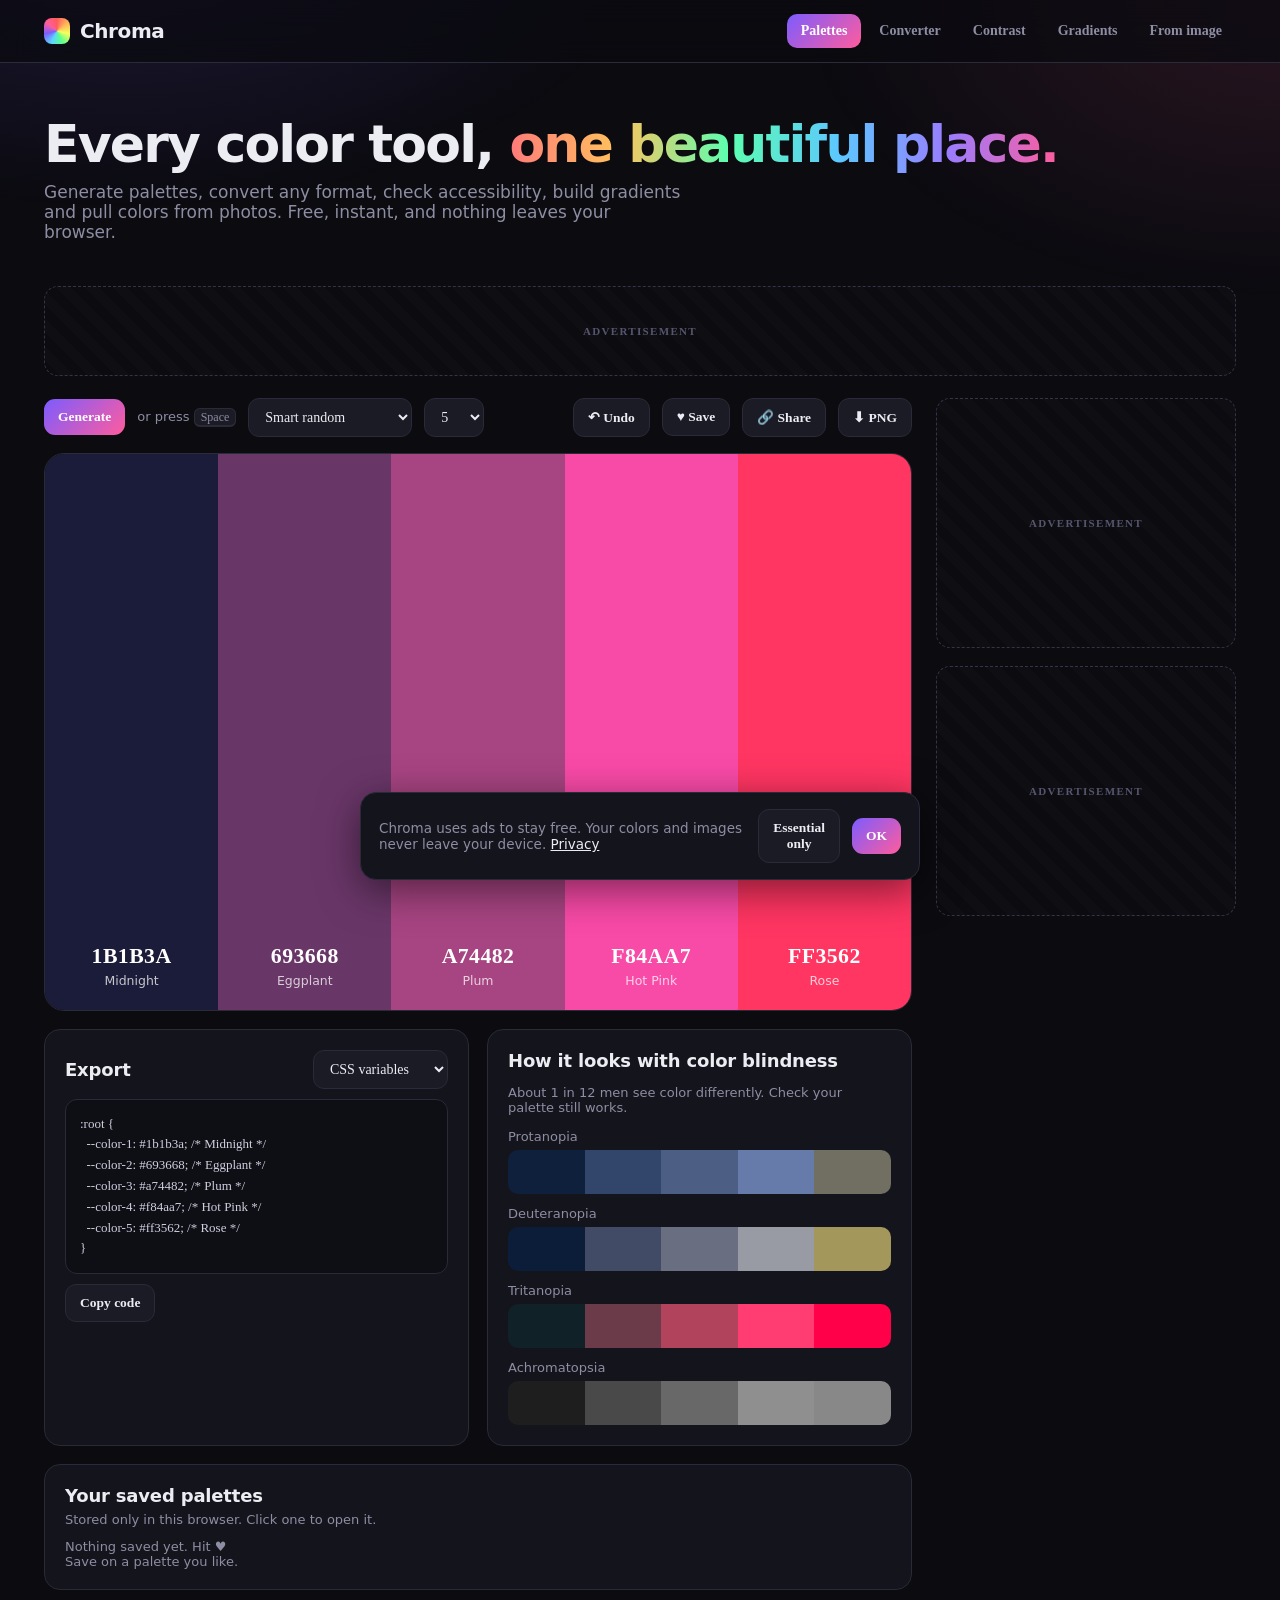
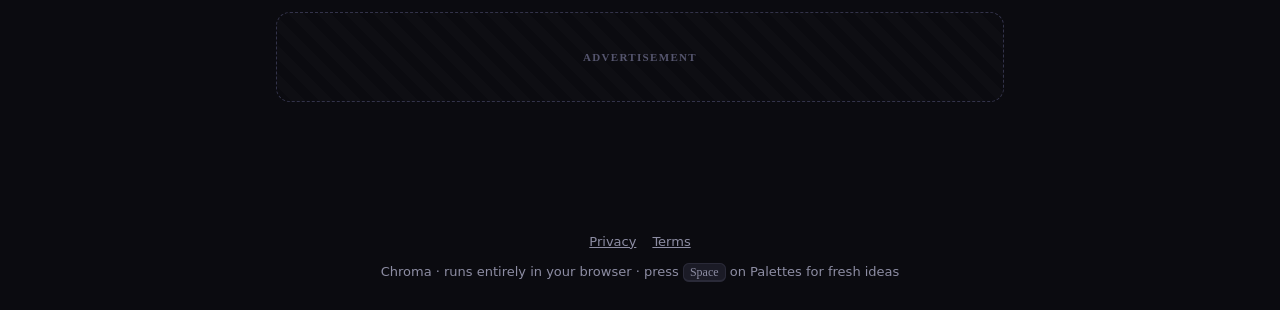
<file: template.html>
<!DOCTYPE html>
<html lang="en">
<head>
<meta charset="UTF-8">
<meta http-equiv="Content-Security-Policy" content="default-src 'self'; script-src 'self'; style-src 'self' 'unsafe-inline' https://fonts.googleapis.com; font-src https://fonts.gstatic.com; img-src 'self' data: blob:; connect-src 'self'; object-src 'none'; base-uri 'self'; form-action 'none'; upgrade-insecure-requests">
<meta name="referrer" content="strict-origin-when-cross-origin">
<meta name="viewport" content="width=device-width, initial-scale=1.0">
<title>Chroma: Free Color Palette Generator, Contrast Checker &amp; Gradient Maker</title>
<meta name="description" content="Generate color palettes, check WCAG contrast, build CSS gradients, convert HEX, RGB, HSL and OKLCH, and pull colors from any image. Free, no signup, and nothing leaves your browser.">
<meta name="theme-color" content="#0b0b10">
<link rel="canonical" href="https://cinch2108.github.io/chroma/">
<link rel="icon" href="data:image/svg+xml,%3Csvg xmlns='http://www.w3.org/2000/svg' viewBox='0 0 32 32'%3E%3Cdefs%3E%3ClinearGradient id='g' x1='0' y1='0' x2='1' y2='1'%3E%3Cstop offset='0' stop-color='%23ff5c5c'/%3E%3Cstop offset='.5' stop-color='%237c5cff'/%3E%3Cstop offset='1' stop-color='%235cd6ff'/%3E%3C/linearGradient%3E%3C/defs%3E%3Crect width='32' height='32' rx='9' fill='url(%23g)'/%3E%3C/svg%3E">
<meta property="og:type" content="website">
<meta property="og:title" content="Chroma: every color tool in one place">
<meta property="og:description" content="Palettes, contrast checks, gradients, converters and image color picking. Free and private.">
<meta property="og:url" content="https://cinch2108.github.io/chroma/">
<meta name="twitter:card" content="summary_large_image">
<script type="application/ld+json">{"@context":"https://schema.org","@type":"WebApplication","name":"Chroma","applicationCategory":"DesignApplication","operatingSystem":"Any","offers":{"@type":"Offer","price":"0","priceCurrency":"USD"},"description":"Free color palette generator, contrast checker, gradient maker, color converter and image color picker."}</script>

<link rel="preconnect" href="https://fonts.googleapis.com">
<link href="https://fonts.googleapis.com/css2?family=Inter:wght@400;500;600;700;800&family=JetBrains+Mono:wght@400;500&display=swap" rel="stylesheet">
<link rel="stylesheet" href="styles.css">
</head>
<body>
<header><div class="nav">
  <div class="logo"><i></i>Chroma</div>
  <nav class="tabs" id="tabs">
    <button class="tab active" data-v="palette">Palettes</button>
    <button class="tab" data-v="convert">Converter</button>
    <button class="tab" data-v="contrast">Contrast</button>
    <button class="tab" data-v="gradient">Gradients</button>
    <button class="tab" data-v="image">From image</button>
  </nav>
</div></header>

<main>
<section class="hero">
  <h1>Every color tool, <span>one beautiful place.</span></h1>
  <p>Generate palettes, convert any format, check accessibility, build gradients and pull colors from photos. Free, instant, and nothing leaves your browser.</p>
</section>
<!-- AD SLOT: top leaderboard 970x90 (responsive). Paste ad unit inside. -->
<div class="ad ad-leader" id="ad-top" data-ad-slot="top" aria-label="Advertisement"></div>
<div class="layout"><div class="content">

<!-- PALETTE -->
<section class="view active" id="v-palette">
  <div class="row">
    <button class="btn primary" id="gen">Generate</button>
    <span class="hint">or press <kbd>Space</kbd></span>
    <select id="mode">
      <option value="auto">Smart random</option><option value="analogous">Analogous</option>
      <option value="complementary">Complementary</option><option value="split">Split complementary</option>
      <option value="triadic">Triadic</option><option value="tetradic">Tetradic</option>
      <option value="mono">Monochrome</option><option value="pastel">Pastel</option>
      <option value="vivid">Vivid</option><option value="earth">Earthy</option><option value="dark">Dark UI</option>
    </select>
    <select id="count"><option>3</option><option>4</option><option selected>5</option><option>6</option><option>7</option><option>8</option><option>10</option></select>
    <div style="margin-left:auto" class="row">
      <button class="btn" id="undo">↶ Undo</button>
      <button class="btn" id="save">♥ Save</button>
      <button class="btn" id="share">🔗 Share</button>
      <button class="btn" id="savepng">⬇ PNG</button>
    </div>
  </div>
  <div class="palette" id="palette"></div>
  <div class="grid2 mt">
    <div class="card">
      <div class="row" style="justify-content:space-between"><h2 style="margin:0">Export</h2>
        <select id="expfmt"><option value="css">CSS variables</option><option value="scss">SCSS</option><option value="tw">Tailwind config</option><option value="json">JSON</option><option value="array">Array</option><option value="svg">SVG</option></select></div>
      <pre class="code mt2" id="export"></pre>
      <button class="btn mt2" id="copyexp">Copy code</button>
    </div>
    <div class="card">
      <h2>How it looks with color blindness</h2>
      <p class="hint">About 1 in 12 men see color differently. Check your palette still works.</p>
      <div class="cbsim" id="cbsim"></div>
    </div>
  </div>
  <div class="card mt"><h2>Your saved palettes</h2><p class="hint" style="margin:-8px 0 12px">Stored only in this browser. Click one to open it.</p><div class="savedgrid" id="saved"></div></div>
</section>

<!-- CONVERTER -->
<section class="view" id="v-convert">
  <div class="grid2">
    <div class="card">
      <label class="lbl">Type any color: hex, rgb(), hsl(), oklch() or a name</label>
      <div class="colorfield"><input type="color" id="cvpick" value="#7c5cff"><input type="text" id="cvin" value="#7c5cff" spellcheck="false"></div>
      <div class="bigswatch mt" id="cvsw"></div>
      <div class="mt2 hint" id="cvname"></div>
    </div>
    <div class="card" id="fmts"></div>
  </div>
  <div class="card mt">
    <h2>Tints &amp; shades</h2><p class="hint">A full 50–950 scale, ready for a design system. Click any step to copy.</p>
    <div class="scale" id="scale"></div>
    <button class="btn mt2" id="copyscale">Copy as Tailwind</button>
  </div>
  <div class="card mt">
    <h2>Color harmonies</h2>
    <div class="harm" id="harm"></div>
  </div>
</section>

<!-- CONTRAST -->
<section class="view" id="v-contrast">
  <div class="grid2">
    <div class="card">
      <label class="lbl">Text color</label>
      <div class="colorfield"><input type="color" id="fgp" value="#ffffff"><input type="text" id="fgt" value="#ffffff"></div>
      <label class="lbl mt">Background color</label>
      <div class="colorfield"><input type="color" id="bgp" value="#7c5cff"><input type="text" id="bgt" value="#7c5cff"></div>
      <div class="row mt2"><button class="btn" id="swap">⇅ Swap</button><button class="btn" id="fix">✨ Fix contrast for me</button></div>
      <div class="mt"><div class="hint">Contrast ratio</div><div class="ratio" id="ratio">-</div><div class="hint" id="verdict"></div></div>
      <div class="badges" id="badges"></div>
    </div>
    <div class="preview" id="preview">
      <h3>The quick brown fox</h3>
      <p>Readable color isn't just nice, it's the law in a lot of places. WCAG asks for 4.5:1 for body text and 3:1 for large text and icons.</p>
      <small>Small print like captions and footnotes needs the most contrast.</small>
      <span class="pbtn">Button label</span>
    </div>
  </div>
</section>

<!-- GRADIENT -->
<section class="view" id="v-gradient">
  <div class="gprev" id="gprev"></div>
  <div class="grid2 mt">
    <div class="card">
      <div class="row">
        <select id="gtype"><option value="linear">Linear</option><option value="radial">Radial</option><option value="conic">Conic</option></select>
        <button class="btn" id="grand">🎲 Random</button>
        <button class="btn" id="grev">⇄ Reverse</button>
      </div>
      <div class="gbar" id="gbar" title="Click to add a stop"></div>
      <p class="hint">Click the bar to add a stop, drag to move, double-click a stop to remove it.</p>
      <div class="row mt2">
        <div class="colorfield"><input type="color" id="gstopc"><input type="text" id="gstopt" style="width:110px"></div>
        <div style="flex:1;min-width:140px"><label class="lbl" id="anglbl">Angle 90°</label><input type="range" id="gangle" min="0" max="360" value="90"></div>
      </div>
      <label class="lbl mt">Smooth mixing</label>
      <select id="ginterp"><option value="srgb">Standard (sRGB)</option><option value="oklch" selected>Vibrant (OKLCH, no muddy middle)</option></select>
    </div>
    <div class="card">
      <h2>CSS</h2><pre class="code" id="gcss"></pre>
      <div class="row mt2"><button class="btn" id="gcopy">Copy CSS</button><button class="btn" id="gpng">⬇ Download wallpaper</button></div>
      <h2 class="mt">Presets</h2><div class="presets" id="presets"></div>
    </div>
  </div>
</section>

<!-- IMAGE -->
<section class="view" id="v-image">
  <div class="drop" id="drop"><div style="font-size:34px">🖼️</div><h2 style="margin:8px 0 4px">Drop an image, paste one, or click to upload</h2><p class="hint">We'll extract its palette. Hover the image to pick any exact pixel.</p><input type="file" id="file" accept="image/*" hidden></div>
  <div class="grid2">
    <div class="imgwrap" id="imgwrap"><canvas id="cv"></canvas></div>
    <div id="imgout" style="display:none" class="card mt">
      <h2>Extracted palette</h2>
      <div class="palette" id="imgpal" style="height:180px;margin-top:0"></div>
      <div class="row mt2"><label class="lbl" style="margin:0">Colors</label><input type="range" id="kcount" min="3" max="10" value="6" style="width:160px"><button class="btn" id="imgtopal">Open in palette editor</button></div>
      <h2 class="mt">Picked pixels</h2><div class="chips" id="picked"><span class="hint">Click the image to pick.</span></div>
    </div>
  </div>
</section>
</div>
<aside class="rail"><!-- AD SLOTS: sticky sidebar 300x250 x2 -->
<div class="ad ad-rect" id="ad-side-1" data-ad-slot="side-1" aria-label="Advertisement"></div><div class="ad ad-rect" id="ad-side-2" data-ad-slot="side-2" aria-label="Advertisement"></div></aside>
</div>
<!-- AD SLOT: footer 728x90 -->
<div class="ad ad-foot" id="ad-foot" data-ad-slot="foot" aria-label="Advertisement"></div>
</main>
<div class="loupe" id="loupe"></div>
<div class="toast" id="toast"></div>
<div class="consent" id="consent"><span>Chroma uses ads to stay free. Your colors and images never leave your device. <a href="privacy.html">Privacy</a></span><button class="btn" id="c-no">Essential only</button><button class="btn primary" id="c-yes">OK</button></div>
<footer><div class="footlinks"><a href="privacy.html">Privacy</a><a href="terms.html">Terms</a></div><br>Chroma · runs entirely in your browser · press <kbd>Space</kbd> on Palettes for fresh ideas</footer>

<script src="app.js" defer></script>
</body>
</html>
</file>
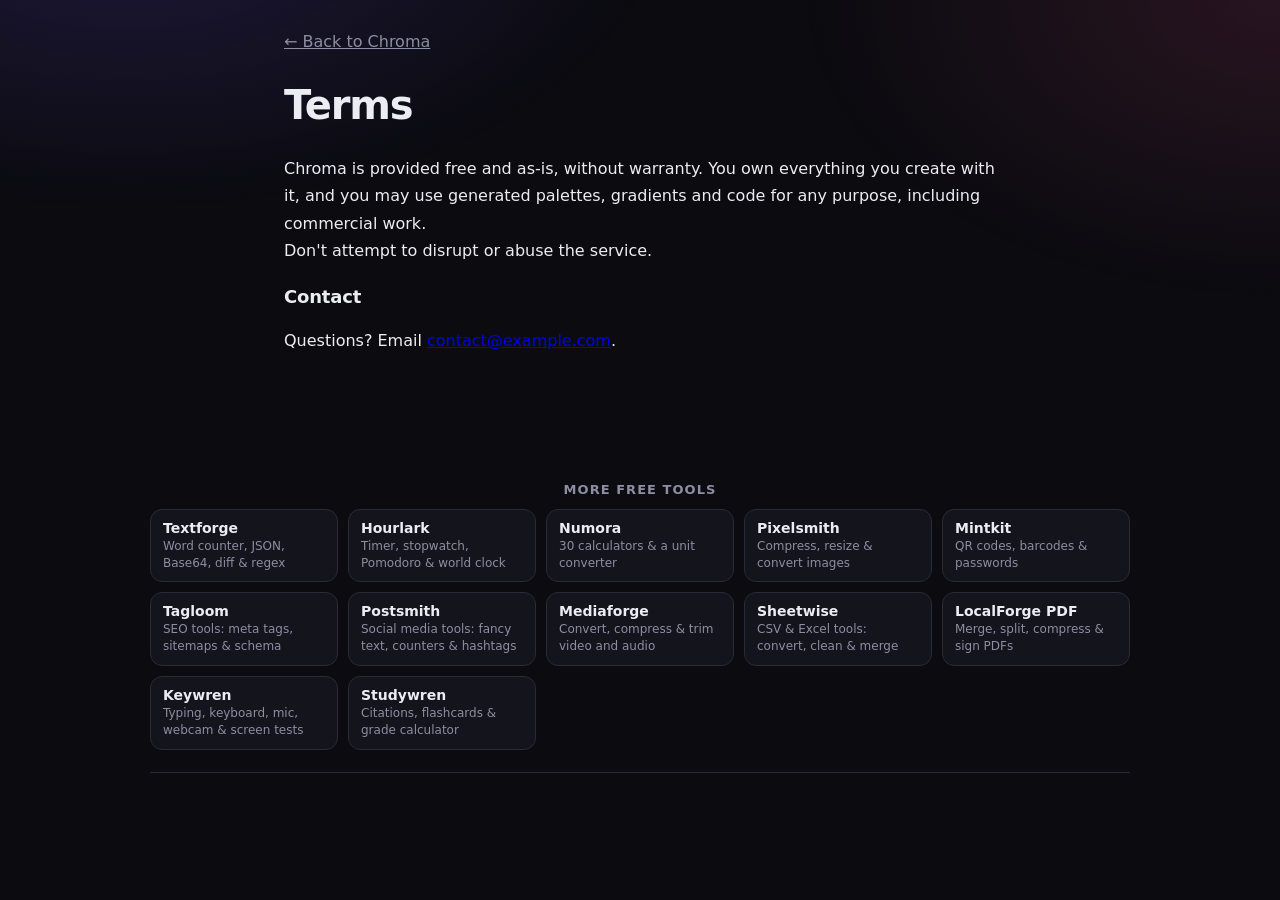
<file: terms.html>
<!DOCTYPE html><html lang="en"><head><meta charset="UTF-8">
<meta http-equiv="Content-Security-Policy" content="default-src 'self'; style-src 'self' 'unsafe-inline' https://fonts.googleapis.com; font-src https://fonts.gstatic.com; img-src 'self' data:; object-src 'none'; base-uri 'self'; form-action 'none'">
<meta name="referrer" content="strict-origin-when-cross-origin">
<link rel="canonical" href="https://cinch2108.github.io/chroma/terms.html">
<meta name="viewport" content="width=device-width, initial-scale=1.0"><title>Terms · Chroma</title>
<link rel="icon" href="data:image/svg+xml,%3Csvg xmlns='http://www.w3.org/2000/svg' viewBox='0 0 32 32'%3E%3Cdefs%3E%3ClinearGradient id='g' x1='0' y1='0' x2='1' y2='1'%3E%3Cstop offset='0' stop-color='%23ff5c5c'/%3E%3Cstop offset='.5' stop-color='%237c5cff'/%3E%3Cstop offset='1' stop-color='%235cd6ff'/%3E%3C/linearGradient%3E%3C/defs%3E%3Crect width='32' height='32' rx='9' fill='url(%23g)'/%3E%3C/svg%3E">
<link href="https://fonts.googleapis.com/css2?family=Inter:wght@400;600;800&display=swap" rel="stylesheet"><link rel="stylesheet" href="styles.css"></head>
<body><main style="max-width:760px;line-height:1.7"><p><a href="index.html" style="color:var(--muted)">← Back to Chroma</a></p><h1 style="font-size:40px;letter-spacing:-.03em;margin:16px 0">Terms</h1><p>Chroma is provided free and as-is, without warranty. You own everything you create with it, and you may use generated palettes, gradients and code for any purpose, including commercial work.</p><p>Don't attempt to disrupt or abuse the service.</p><h2 class='mt'>Contact</h2><p>Questions? Email <a href="mailto:contact@example.com">contact@example.com</a>.</p></main><footer><!--team--><nav class="more-tools" aria-label="More free tools"><h2>More free tools</h2><ul><li><a href="https://cinch2108.github.io/textforge/" rel="noopener">Textforge</a><span>Word counter, JSON, Base64, diff &amp; regex</span></li><li><a href="https://cinch2108.github.io/hourlark/" rel="noopener">Hourlark</a><span>Timer, stopwatch, Pomodoro &amp; world clock</span></li><li><a href="https://cinch2108.github.io/numora/" rel="noopener">Numora</a><span>30 calculators &amp; a unit converter</span></li><li><a href="https://cinch2108.github.io/pixelsmith/" rel="noopener">Pixelsmith</a><span>Compress, resize &amp; convert images</span></li><li><a href="https://cinch2108.github.io/mintkit/" rel="noopener">Mintkit</a><span>QR codes, barcodes &amp; passwords</span></li><li><a href="https://cinch2108.github.io/tagloom/" rel="noopener">Tagloom</a><span>SEO tools: meta tags, sitemaps &amp; schema</span></li><li><a href="https://cinch2108.github.io/postsmith/" rel="noopener">Postsmith</a><span>Social media tools: fancy text, counters &amp; hashtags</span></li><li><a href="https://cinch2108.github.io/mediaforge/" rel="noopener">Mediaforge</a><span>Convert, compress &amp; trim video and audio</span></li><li><a href="https://cinch2108.github.io/datakit/" rel="noopener">Sheetwise</a><span>CSV &amp; Excel tools: convert, clean &amp; merge</span></li><li><a href="https://cinch2108.github.io/" rel="noopener">LocalForge PDF</a><span>Merge, split, compress &amp; sign PDFs</span></li><li><a href="https://cinch2108.github.io/keywren/" rel="noopener">Keywren</a><span>Typing, keyboard, mic, webcam &amp; screen tests</span></li><li><a href="https://cinch2108.github.io/studywren/" rel="noopener">Studywren</a><span>Citations, flashcards &amp; grade calculator</span></li></ul></nav><!--/team--></footer></body></html>
</file>
<file: styles.css>
:root{
  --bg:#0b0b10;--panel:#14141c;--panel2:#1b1b26;--line:#2a2a38;--text:#ececf3;--muted:#8d8da3;
  --accent:#7c5cff;--accent2:#ff5c9d;--radius:16px;
}
*{box-sizing:border-box;margin:0;padding:0}
html{scroll-behavior:smooth}
body{font-family:Inter,system-ui,sans-serif;background:var(--bg);color:var(--text);min-height:100vh;-webkit-font-smoothing:antialiased}
body::before{content:"";position:fixed;inset:0;pointer-events:none;z-index:-1;
  background:radial-gradient(900px 500px at 10% -10%,rgba(124,92,255,.18),transparent 60%),radial-gradient(800px 500px at 100% 0%,rgba(255,92,157,.12),transparent 60%)}
.mono{font-family:"JetBrains Mono",monospace}
header{position:sticky;top:0;z-index:50;backdrop-filter:blur(14px);background:rgba(11,11,16,.72);border-bottom:1px solid var(--line)}
.nav{max-width:1240px;margin:auto;display:flex;align-items:center;gap:22px;padding:14px 24px}
.logo{display:flex;align-items:center;gap:10px;font-weight:800;font-size:20px;letter-spacing:-.02em}
.logo i{width:26px;height:26px;border-radius:8px;background:conic-gradient(from 0deg,#ff5c5c,#ffb35c,#f5ff5c,#5cff8d,#5cd6ff,#7c5cff,#ff5c9d,#ff5c5c);display:block}
.tabs{display:flex;gap:4px;flex-wrap:wrap;margin-left:auto}
.tab{background:none;border:0;color:var(--muted);font:600 14px Inter;padding:9px 14px;border-radius:10px;cursor:pointer;transition:.15s}
.tab:hover{color:var(--text);background:var(--panel2)}
.tab.active{color:#fff;background:linear-gradient(135deg,var(--accent),var(--accent2))}
main{max-width:1240px;margin:auto;padding:28px 24px 80px}
.hero{padding:26px 0 22px}
.hero h1{font-size:clamp(30px,4.4vw,52px);font-weight:800;letter-spacing:-.035em;line-height:1.05}
.hero h1 span{background:linear-gradient(90deg,#ff7a7a,#ffc35c,#5cffb0,#5cc8ff,#9a7cff,#ff5c9d);-webkit-background-clip:text;background-clip:text;color:transparent}
.hero p{color:var(--muted);margin-top:10px;font-size:17px;max-width:640px}
.view{display:none;animation:fade .3s ease}
.view.active{display:block}
@keyframes fade{from{opacity:0;transform:translateY(6px)}to{opacity:1;transform:none}}
.card{background:var(--panel);border:1px solid var(--line);border-radius:var(--radius);padding:20px}
.row{display:flex;gap:12px;align-items:center;flex-wrap:wrap}
.grid2{display:grid;grid-template-columns:1fr 1fr;gap:18px}
@media(max-width:860px){.grid2{grid-template-columns:1fr}.tabs{margin-left:0}.nav{flex-wrap:wrap}}
.btn{background:var(--panel2);border:1px solid var(--line);color:var(--text);font:600 13.5px Inter;padding:10px 14px;border-radius:11px;cursor:pointer;transition:.15s;display:inline-flex;align-items:center;gap:7px}
.btn:hover{border-color:#44445a;background:#222230}
.btn.primary{background:linear-gradient(135deg,var(--accent),var(--accent2));border:0;color:#fff}
.btn.primary:hover{filter:brightness(1.1)}
select,input[type=text],input[type=number]{background:var(--panel2);border:1px solid var(--line);color:var(--text);font:500 14px Inter;padding:10px 12px;border-radius:11px;outline:none}
select:focus,input:focus{border-color:var(--accent)}
input[type=range]{accent-color:var(--accent);width:100%}
label.lbl{font-size:12px;color:var(--muted);font-weight:600;text-transform:uppercase;letter-spacing:.06em;display:block;margin-bottom:6px}
h2{font-size:18px;font-weight:700;margin-bottom:14px;letter-spacing:-.01em}
.hint{color:var(--muted);font-size:13px}
kbd{background:var(--panel2);border:1px solid var(--line);border-bottom-width:2px;border-radius:6px;padding:1px 6px;font:500 12px "JetBrains Mono"}

/* palette */
.palette{display:flex;height:min(62vh,560px);border-radius:20px;overflow:hidden;border:1px solid var(--line);margin-top:16px}
.sw{flex:1;position:relative;display:flex;flex-direction:column;justify-content:flex-end;align-items:center;padding:22px 8px;transition:flex .25s}
.sw:hover{flex:1.25}
.sw .hex{font:700 clamp(15px,1.7vw,22px) "JetBrains Mono";letter-spacing:.02em;cursor:pointer}
.sw .name{font-size:12.5px;opacity:.75;margin-top:4px;text-align:center}
.sw .tools{display:flex;flex-direction:column;gap:6px;margin-bottom:auto;opacity:0;transition:.2s}
.sw:hover .tools,.sw.locked .tools{opacity:1}
.sw .ic{width:38px;height:38px;border-radius:10px;border:0;background:rgba(255,255,255,.14);color:inherit;cursor:pointer;font-size:16px;display:grid;place-items:center;backdrop-filter:blur(4px)}
.sw .ic:hover{background:rgba(255,255,255,.28)}
.sw.dark .ic{background:rgba(0,0,0,.1)}.sw.dark .ic:hover{background:rgba(0,0,0,.2)}
.sw input[type=color]{position:absolute;opacity:0;pointer-events:none;width:0;height:0}
@media(max-width:700px){.palette{flex-direction:column;height:auto}.sw{min-height:96px;flex-direction:row;justify-content:space-between;padding:12px 16px}.sw .tools{flex-direction:row;margin:0;opacity:1;order:2}}
.cbsim{display:grid;grid-template-columns:repeat(auto-fit,minmax(200px,1fr));gap:12px;margin-top:14px}
.cbsim .strip{display:flex;height:44px;border-radius:10px;overflow:hidden;margin-top:6px}
.cbsim .strip div{flex:1}
pre.code{background:#0e0e15;border:1px solid var(--line);border-radius:12px;padding:14px;font:13px/1.6 "JetBrains Mono";overflow:auto;white-space:pre;color:#cfcfe0;max-height:260px}

/* converter */
.bigswatch{height:180px;border-radius:16px;border:1px solid var(--line);position:relative;overflow:hidden}
.fmt{display:grid;grid-template-columns:90px 1fr auto;gap:10px;align-items:center;padding:10px 0;border-bottom:1px solid var(--line)}
.fmt:last-child{border:0}
.fmt b{color:var(--muted);font-size:12px;letter-spacing:.06em}
.scale{display:grid;grid-template-columns:repeat(11,1fr);border-radius:14px;overflow:hidden;margin-top:12px}
.scale div{height:84px;display:flex;flex-direction:column;justify-content:flex-end;padding:7px;font:600 10.5px "JetBrains Mono";cursor:pointer;transition:transform .15s}
.scale div:hover{transform:scaleY(1.06)}
@media(max-width:700px){.scale{grid-template-columns:repeat(4,1fr)}}
.harm{display:grid;grid-template-columns:repeat(auto-fit,minmax(160px,1fr));gap:12px}
.harm .h{background:var(--panel2);border-radius:12px;padding:10px}
.harm .h .strip{display:flex;height:40px;border-radius:8px;overflow:hidden;margin-top:6px}
.harm .h .strip div{flex:1;cursor:pointer}

/* contrast */
.preview{border-radius:16px;padding:30px;border:1px solid var(--line);min-height:250px}
.preview h3{font-size:34px;font-weight:800;letter-spacing:-.02em}
.preview p{margin-top:10px;font-size:16px;line-height:1.6}
.preview small{display:block;margin-top:10px;font-size:13px}
.preview .pbtn{display:inline-block;margin-top:16px;padding:10px 18px;border-radius:10px;font-weight:700;border:2px solid currentColor}
.ratio{font-size:64px;font-weight:800;letter-spacing:-.04em;line-height:1}
.badges{display:grid;grid-template-columns:1fr 1fr;gap:8px;margin-top:14px}
.badge{padding:10px 12px;border-radius:10px;background:var(--panel2);display:flex;justify-content:space-between;font-size:13.5px;font-weight:600}
.pass{color:#5cffa0}.fail{color:#ff6b7f}
.colorfield{display:flex;gap:8px;align-items:center}
.colorfield input[type=color]{width:46px;height:42px;border:1px solid var(--line);border-radius:11px;background:none;cursor:pointer;padding:3px}
.colorfield input[type=text]{flex:1;font-family:"JetBrains Mono"}

/* gradient */
.gprev{height:300px;border-radius:20px;border:1px solid var(--line)}
.gbar{height:34px;border-radius:10px;position:relative;margin:18px 0 8px;cursor:copy;border:1px solid var(--line)}
.stop{position:absolute;top:-6px;width:20px;height:46px;transform:translateX(-50%);border-radius:7px;border:3px solid #fff;box-shadow:0 2px 8px rgba(0,0,0,.5);cursor:grab}
.stop.sel{outline:2px solid var(--accent);outline-offset:2px}
.presets{display:grid;grid-template-columns:repeat(auto-fill,minmax(70px,1fr));gap:8px}
.presets div{height:48px;border-radius:10px;cursor:pointer;border:1px solid var(--line);transition:transform .15s}
.presets div:hover{transform:scale(1.06)}

/* image */
.drop{border:2px dashed #3a3a50;border-radius:18px;padding:44px;text-align:center;cursor:pointer;transition:.2s}
.drop:hover,.drop.over{border-color:var(--accent);background:rgba(124,92,255,.06)}
.imgwrap{position:relative;margin-top:14px;display:none}
.imgwrap canvas{max-width:100%;border-radius:14px;cursor:crosshair;display:block}
.loupe{position:fixed;width:90px;height:90px;border-radius:50%;border:3px solid #fff;pointer-events:none;box-shadow:0 4px 18px rgba(0,0,0,.5);display:none;z-index:99}
.chips{display:flex;flex-wrap:wrap;gap:8px}
.chip{display:flex;align-items:center;gap:8px;background:var(--panel2);border:1px solid var(--line);border-radius:10px;padding:6px 10px 6px 6px;cursor:pointer;font:500 13px "JetBrains Mono"}
.chip i{width:26px;height:26px;border-radius:7px;display:block}
.toast{position:fixed;bottom:26px;left:50%;transform:translateX(-50%) translateY(30px);background:#fff;color:#111;font-weight:700;padding:11px 18px;border-radius:12px;opacity:0;transition:.25s;z-index:100;font-size:14px}
.toast.show{opacity:1;transform:translateX(-50%)}
footer{text-align:center;color:var(--muted);font-size:13px;padding:30px}
.mt{margin-top:18px}.mt2{margin-top:10px}

.sp{position:relative;cursor:pointer}.sp .strip{display:flex;height:46px;border-radius:10px;overflow:hidden;transition:transform .15s}.sp:hover .strip{transform:translateY(-2px)}.sp .strip div{flex:1}
.ic2{position:absolute;top:-7px;right:-7px;width:22px;height:22px;border-radius:50%;border:1px solid var(--line);background:var(--panel2);color:var(--muted);cursor:pointer;font-size:11px;opacity:0}.sp:hover .ic2{opacity:1}
.savedgrid{display:grid;grid-template-columns:repeat(auto-fill,minmax(170px,1fr));gap:14px}
/* ad slots: fixed sizes so ads never shift the layout */
.ad:empty::before{content:"Advertisement"}
.ad{display:flex;align-items:center;justify-content:center;border:1px dashed #33334a;border-radius:14px;color:#55556e;font:600 11px Inter;letter-spacing:.12em;text-transform:uppercase;background:repeating-linear-gradient(45deg,transparent 0 10px,rgba(255,255,255,.015) 10px 20px);margin:22px auto;overflow:hidden}
.ad-leader{width:100%;max-width:970px;height:90px}
.ad-rect{width:300px;height:250px;margin:0 auto}
.ad-foot{width:100%;max-width:728px;height:90px}
.layout{display:grid;grid-template-columns:minmax(0,1fr) 300px;gap:24px}
.rail{position:sticky;top:84px;align-self:start;display:flex;flex-direction:column;gap:18px}
.rail .ad{margin:0}
@media(max-width:1100px){.layout{grid-template-columns:1fr}.rail{position:static;flex-direction:row;flex-wrap:wrap;justify-content:center}}
.footlinks a{color:var(--muted);margin:0 8px}
.consent{position:fixed;left:20px;right:20px;bottom:20px;max-width:560px;margin:auto;background:var(--panel);border:1px solid var(--line);border-radius:16px;padding:16px 18px;display:none;gap:12px;align-items:center;z-index:120;box-shadow:0 10px 40px rgba(0,0,0,.5);font-size:13.5px;color:var(--muted)}
.consent.show{display:flex}.consent a{color:var(--text)}

.ad-leader{max-width:100%}@media(max-width:760px){.ad-leader,.ad-foot{max-width:320px;height:100px}}

a.tab{text-decoration:none;display:inline-block}
.seo{max-width:860px;margin:40px auto 0;line-height:1.75;color:#c9c9d8}
.seo h2{font-size:24px;color:var(--text);margin:34px 0 10px}.seo h3{font-size:17px;color:var(--text);margin:20px 0 6px}
.seo ol,.seo ul{padding-left:22px}.seo li{margin:6px 0}
.seo details{background:var(--panel);border:1px solid var(--line);border-radius:12px;padding:14px 16px;margin:10px 0}
.seo summary{cursor:pointer;font-weight:700;color:var(--text)}
.toollinks{display:grid;grid-template-columns:repeat(auto-fit,minmax(220px,1fr));gap:12px;margin-top:12px}
.toollinks a{display:block;background:var(--panel);border:1px solid var(--line);border-radius:12px;padding:14px;color:var(--text);text-decoration:none;font-weight:700}
.toollinks a span{display:block;font-weight:400;color:var(--muted);font-size:13.5px;margin-top:4px}
.toollinks a:hover{border-color:var(--accent)}
.more-tools{max-width:980px;margin:0 auto 22px;padding:18px 0 22px;border-bottom:1px solid var(--line)}.more-tools h2{font-size:13px;font-weight:700;letter-spacing:.08em;text-transform:uppercase;color:var(--muted);margin:0 0 12px}.more-tools ul{list-style:none;margin:0;padding:0;display:grid;grid-template-columns:repeat(auto-fit,minmax(170px,1fr));gap:10px;text-align:left}.more-tools li{background:var(--panel);border:1px solid var(--line);border-radius:12px;padding:10px 12px;transition:border-color .15s}.more-tools li:hover,.more-tools li:focus-within{border-color:var(--accent)}.more-tools a{display:block;color:var(--text);font-weight:700;text-decoration:none;font-size:14px}.more-tools a:hover{text-decoration:underline}.more-tools span{display:block;color:var(--muted);font-size:12px;margin-top:2px;line-height:1.4}
</file>
